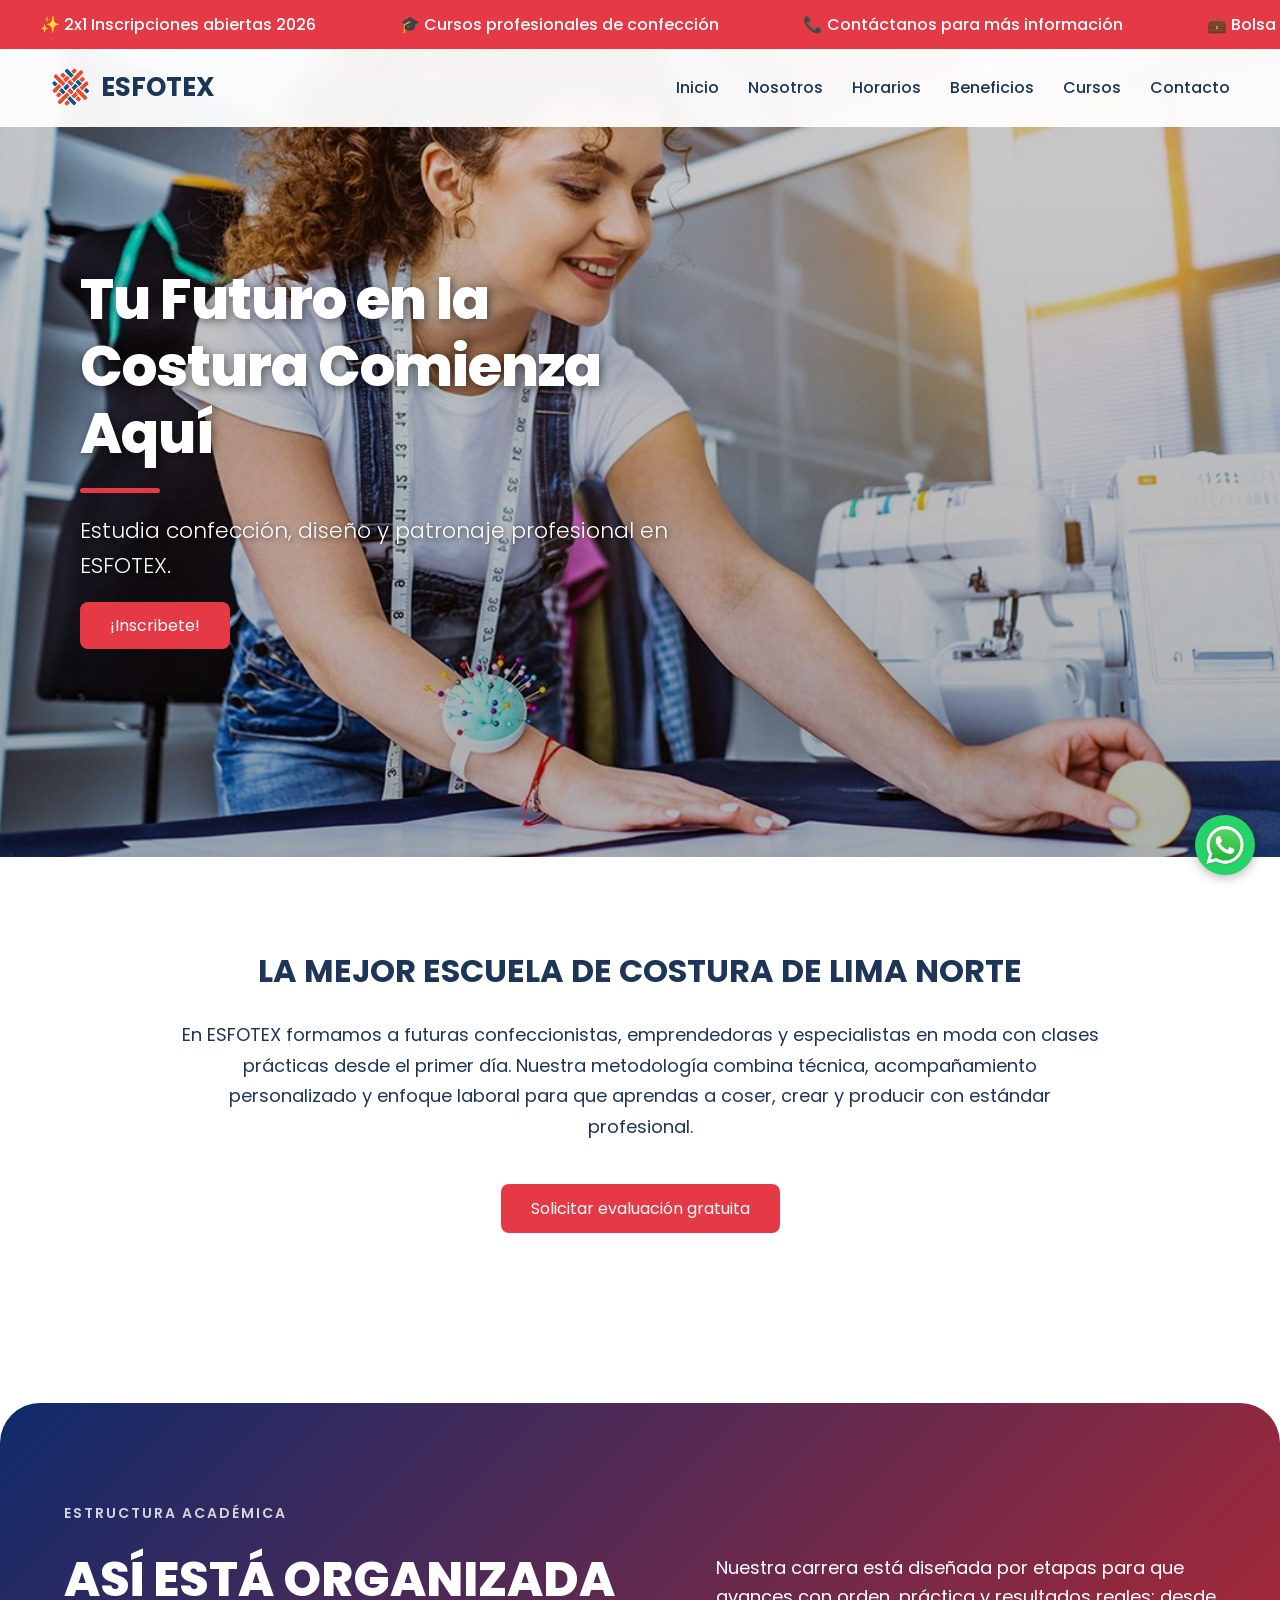
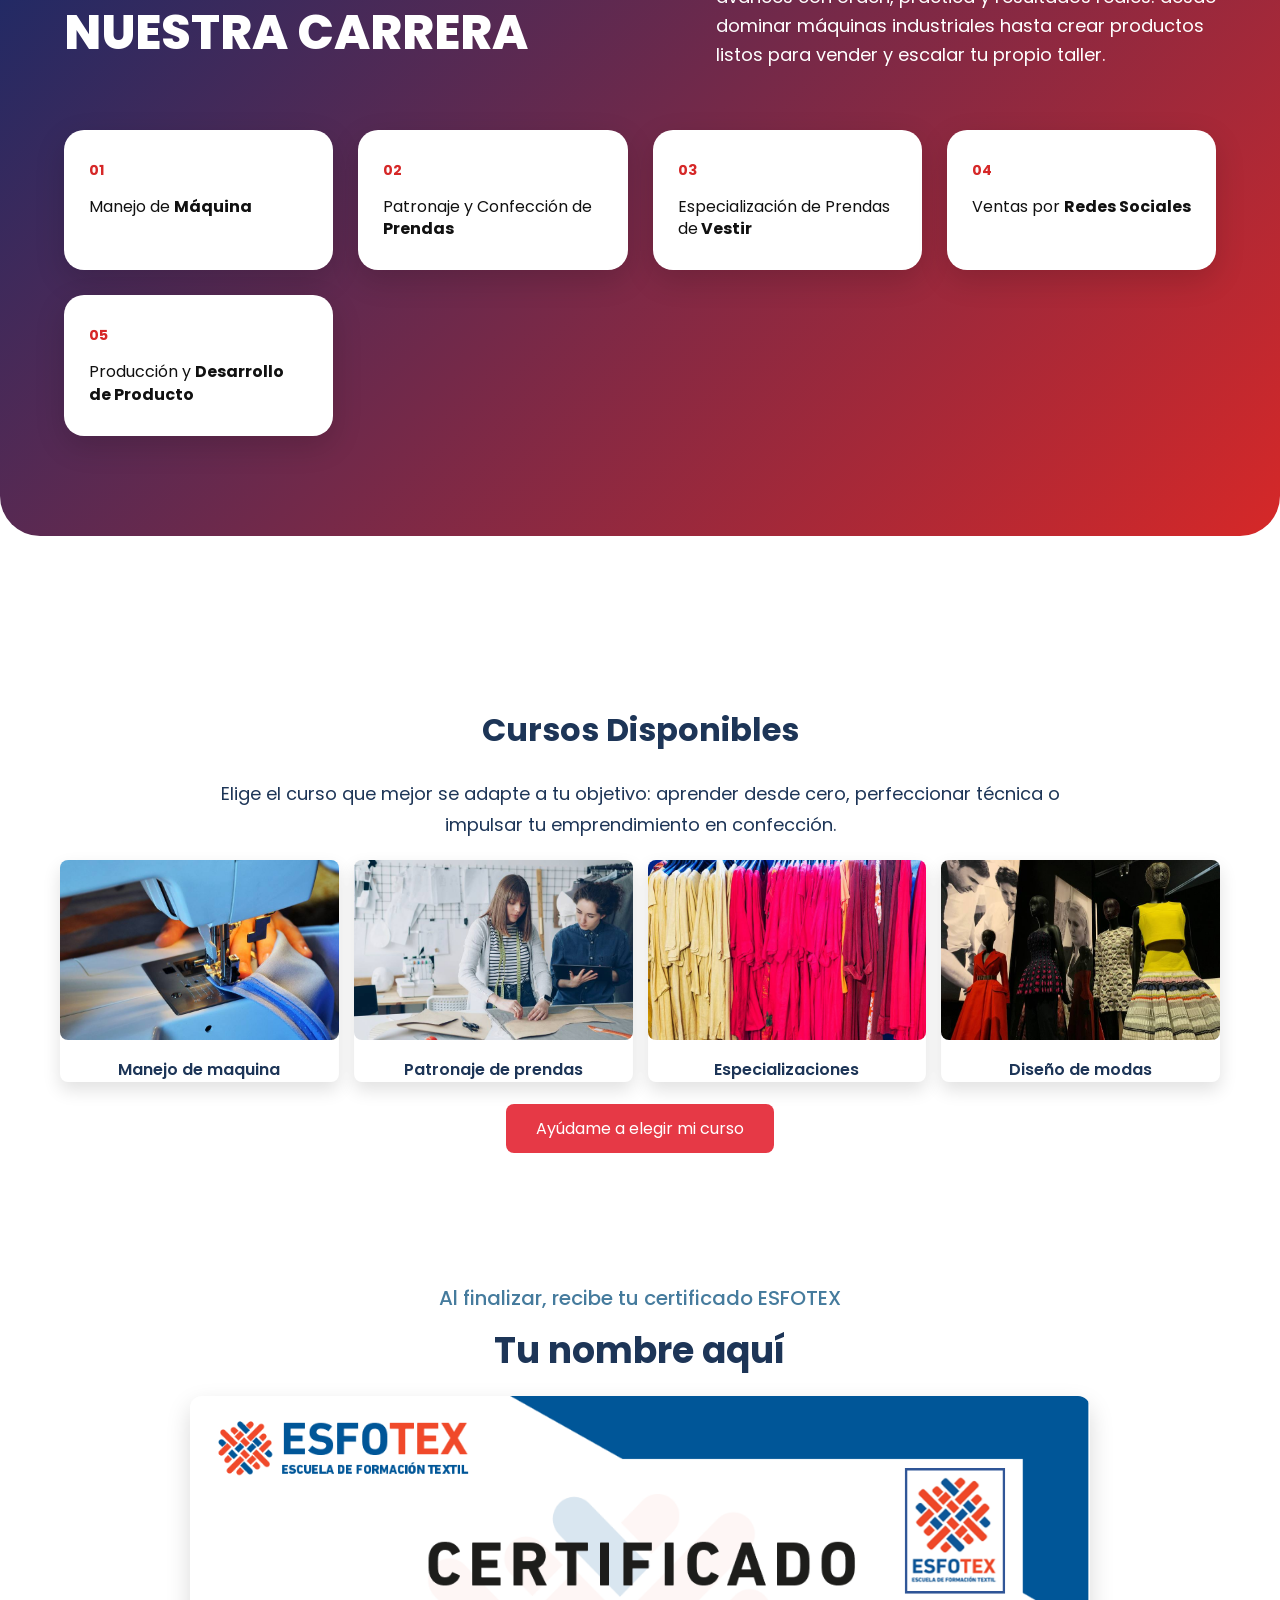
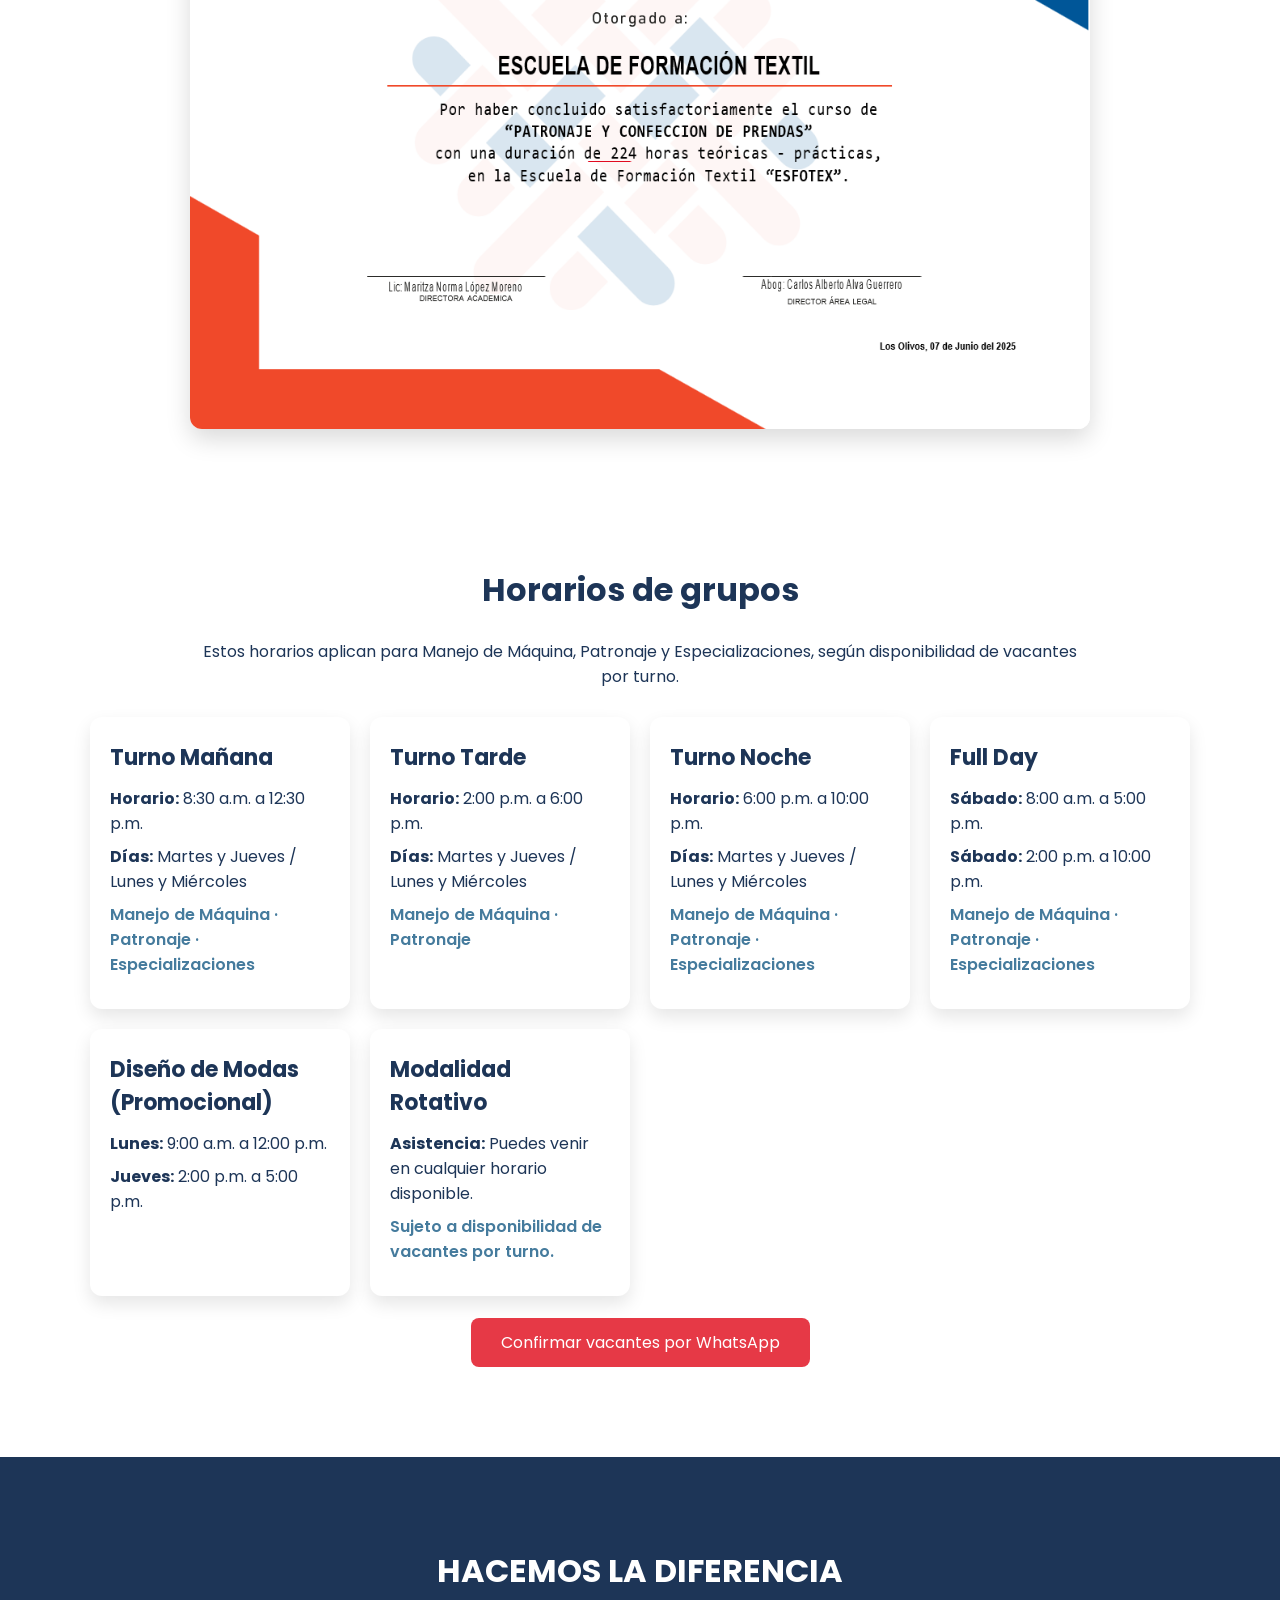
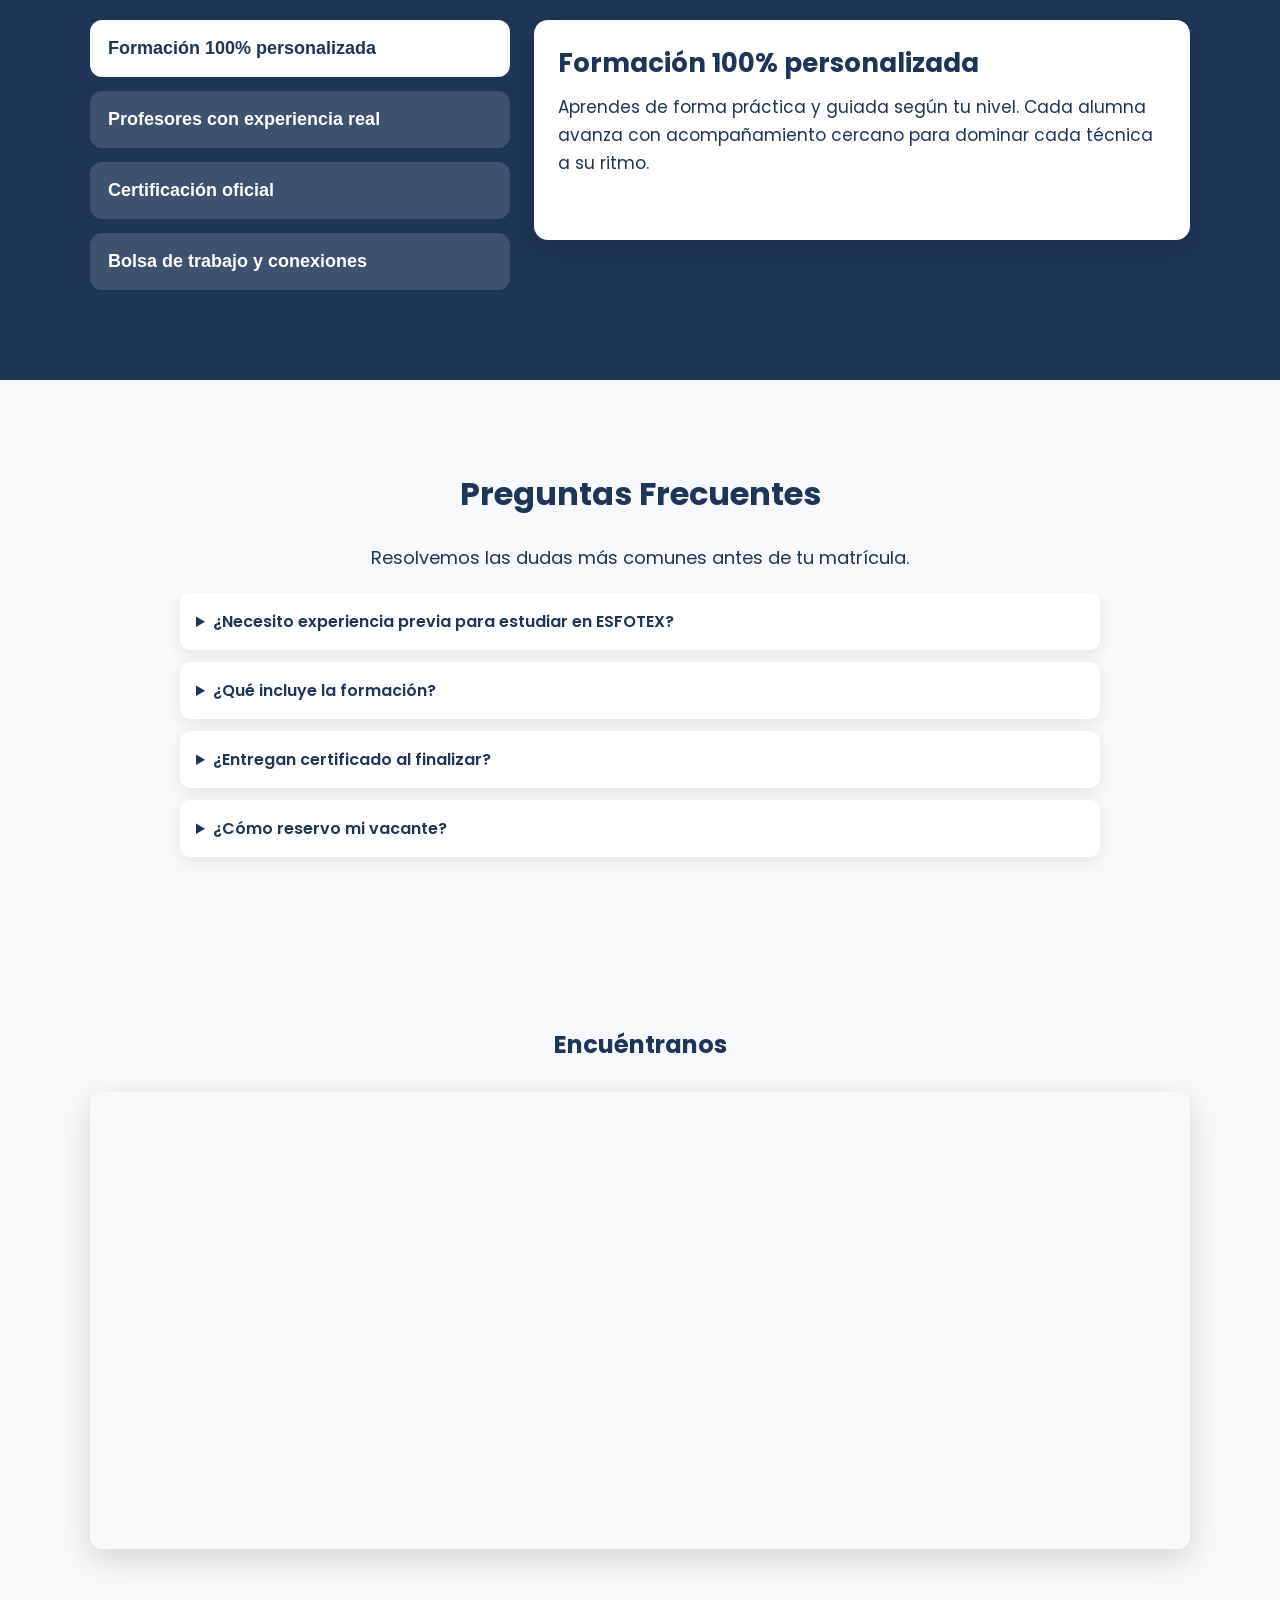
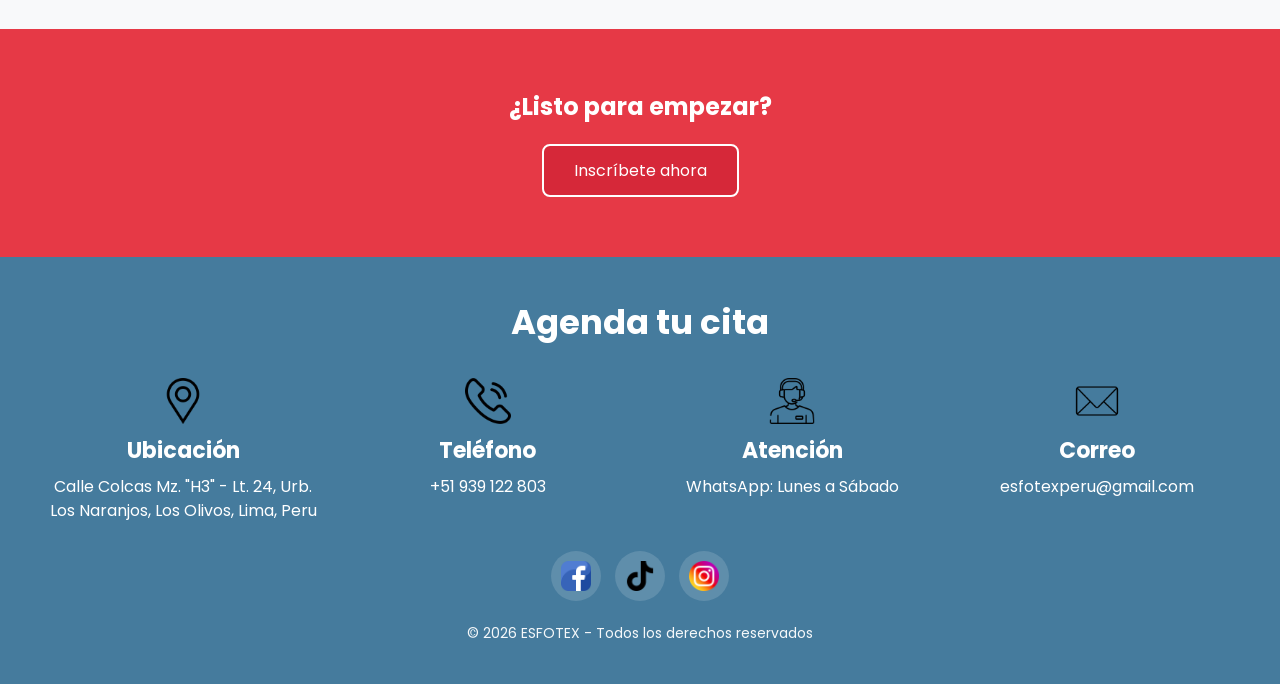
<file: Esfotex_web/index.html>
<!DOCTYPE html>
<html lang="es">
<head>
<meta charset="UTF-8">
<meta name="viewport" content="width=device-width, initial-scale=1.0">
<title>Instituto de Costura y Sastrería Industrial en Los Olivos | ESFOTEX</title>
<meta name="description" content="ESFOTEX es un instituto y taller de costura y sastrería industrial en Los Olivos, Lima. Aprende Manejo de Máquina, Patronaje, Especializaciones y Diseño de Modas.">
<meta name="robots" content="index, follow">
<meta name="author" content="ESFOTEX">
<meta property="og:locale" content="es_PE">
<meta property="og:type" content="website">
<meta property="og:title" content="Instituto de Costura y Sastrería Industrial en Los Olivos | ESFOTEX">
<meta property="og:description" content="Cursos profesionales de confección en Los Olivos: Manejo de Máquina, Patronaje, Especializaciones y Diseño de Modas.">
<meta property="og:image" content="img/hero.png">
<meta property="og:url" content="https://esfotex.com/">
<meta property="og:site_name" content="ESFOTEX">
<meta name="twitter:card" content="summary_large_image">
<meta name="twitter:title" content="Instituto de Costura y Sastrería Industrial en Los Olivos | ESFOTEX">
<meta name="twitter:description" content="Estudia confección en Los Olivos con formación práctica, profesores con experiencia y certificación ESFOTEX.">
<meta name="twitter:image" content="img/hero.png">
<link rel="canonical" href="https://esfotex.com/">

<link href="https://fonts.googleapis.com/css2?family=Poppins:wght@300;400;600;700&display=swap" rel="stylesheet">
<link rel="stylesheet" href="css/style.css">
<link rel="icon" type="image/png" href="img/logo.png">

<!-- Precargar imágenes del hero -->
<link rel="preload" as="image" href="img/hero.png">
<link rel="preload" as="image" href="img/hero2.jpg">
<link rel="preload" as="image" href="img/hero3.png">
<link rel="preload" as="image" href="img/hero4.jpg">
<link rel="preload" as="image" href="img/hero5.png">

<script type="application/ld+json">
{
    "@context": "https://schema.org",
    "@type": "LocalBusiness",
    "name": "ESFOTEX",
    "description": "Instituto y taller de costura y sastrería industrial en Los Olivos, Lima.",
    "image": "img/logo.png",
    "telephone": "+51 939 122 803",
    "address": {
        "@type": "PostalAddress",
        "addressLocality": "Los Olivos",
        "addressRegion": "Lima",
        "addressCountry": "PE"
    },
    "areaServed": [
        "Los Olivos",
        "Lima Norte",
        "Lima"
    ],
    "hasOfferCatalog": {
        "@type": "OfferCatalog",
        "name": "Cursos ESFOTEX",
        "itemListElement": [
            {"@type": "Offer", "itemOffered": {"@type": "Course", "name": "Manejo de Máquina"}},
            {"@type": "Offer", "itemOffered": {"@type": "Course", "name": "Patronaje de Prendas"}},
            {"@type": "Offer", "itemOffered": {"@type": "Course", "name": "Especializaciones"}},
            {"@type": "Offer", "itemOffered": {"@type": "Course", "name": "Diseño de Modas"}}
        ]
    }
}
</script>

<script type="application/ld+json">
{
    "@context": "https://schema.org",
    "@type": "FAQPage",
    "mainEntity": [
        {
            "@type": "Question",
            "name": "¿Necesito experiencia previa para estudiar en ESFOTEX?",
            "acceptedAnswer": {
                "@type": "Answer",
                "text": "No. Iniciamos desde nivel básico y avanzas con práctica guiada hasta dominar cada módulo."
            }
        },
        {
            "@type": "Question",
            "name": "¿Qué cursos puedo estudiar?",
            "acceptedAnswer": {
                "@type": "Answer",
                "text": "Puedes estudiar Manejo de Máquina, Patronaje, Especializaciones y Diseño de Modas, según tu objetivo profesional."
            }
        },
        {
            "@type": "Question",
            "name": "¿Entregan certificado?",
            "acceptedAnswer": {
                "@type": "Answer",
                "text": "Sí. Al finalizar tus módulos recibes certificación ESFOTEX para respaldar tu perfil laboral."
            }
        },
        {
            "@type": "Question",
            "name": "¿Dónde están ubicados?",
            "acceptedAnswer": {
                "@type": "Answer",
                "text": "Estamos en Los Olivos, Lima. Puedes escribirnos por WhatsApp para enviarte ubicación exacta y referencias."
            }
        }
    ]
}
</script>

</head>
<body>

<!-- BARRA DE ANUNCIOS -->
<div class="marquee-bar">
    <div class="marquee-content">
        <a href="#beneficios">✨ 2x1 Inscripciones abiertas 2026</a>
        <a href="#cursos">🎓 Cursos profesionales de confección</a>
        <a href="#contacto">📞 Contáctanos para más información</a>
        <a href="https://wa.me/51939122803?text=Hola%20ESFOTEX%2C%20quisiera%20informaci%C3%B3n%20sobre%20sus%20cursos.%20%C2%BFMe%20pueden%20ayudar%3F">💼 Bolsa de trabajo disponible</a>
        <a href="#quienes">🏆 +15 años de experiencia</a>
        <a href="#beneficios">✨ 2x1 Inscripciones abiertas 2026</a>
        <a href="#cursos">🎓 Cursos profesionales de confección</a>
        <a href="#contacto">📞 Contáctanos para más información</a>
        <a href="https://wa.me/51939122803?text=Hola%20ESFOTEX%2C%20quisiera%20informaci%C3%B3n%20sobre%20sus%20cursos.%20%C2%BFMe%20pueden%20ayudar%3F">💼 Bolsa de trabajo disponible</a>
        <a href="#quienes">🏆 +15 años de experiencia</a>
    </div>
</div>

<!-- HEADER -->
<header>
    <div class="logo"><img src="img/logo.png" alt="ESFOTEX Logo" class="logo-img"> ESFOTEX</div>
    <nav id="nav">
        <a href="#hero">Inicio</a>
        <a href="#quienes">Nosotros</a>
        <a href="#horarios">Horarios</a>
        <a href="#beneficios">Beneficios</a>
        <a href="#cursos">Cursos</a>
        <a href="#contacto">Contacto</a>
    </nav>
    <div class="menu-toggle" onclick="toggleMenu()">☰</div>
</header>

<!-- HERO -->
<section id="hero" class="hero-large">
    <div class="hero-text">
        <h1>Tu Futuro en la Costura Comienza Aquí</h1>
        <p>Estudia confección, diseño y patronaje profesional en ESFOTEX.</p>
        <a href="https://wa.me/51939122803?text=Hola%20ESFOTEX%2C%20quisiera%20informaci%C3%B3n%20sobre%20sus%20cursos.%20%C2%BFMe%20pueden%20ayudar%3F" class="btn-primary">¡Inscribete!</a>
    </div>
</section>



<!-- QUIÉNES SOMOS -->
<section id="quienes" class="section">
    <h2>LA MEJOR ESCUELA DE COSTURA DE LIMA NORTE</h2>
    <p class="section-copy">En ESFOTEX formamos a futuras confeccionistas, emprendedoras y especialistas en moda con clases prácticas desde el primer día. Nuestra metodología combina técnica, acompañamiento personalizado y enfoque laboral para que aprendas a coser, crear y producir con estándar profesional.</p>
    <a href="https://wa.me/51939122803?text=Hola%20ESFOTEX%2C%20quiero%20informaci%C3%B3n%20sobre%20matr%C3%ADcula%20y%20horarios." class="btn-primary section-cta">Solicitar evaluación gratuita</a>
</section>


<section class="estructura">

    <div class="estructura-container">

        <div class="estructura-header">
            <p class="subtitulo">ESTRUCTURA ACADÉMICA</p>

            <div class="estructura-top">
                <h2>
                    ASÍ ESTÁ ORGANIZADA <br>
                    <span>NUESTRA CARRERA</span>
                </h2>

                <p class="descripcion">
                    Nuestra carrera está diseñada por etapas para que avances con orden, práctica y resultados reales: desde dominar máquinas industriales hasta crear productos listos para vender y escalar tu propio taller.
                </p>
            </div>
        </div>

        <div class="estructura-cards">

            <div class="card">
                <div class="numero">01</div>
                <p>Manejo de <strong>Máquina</strong></p>
            </div>

            <div class="card">
                <div class="numero">02</div>
                <p>Patronaje y Confección de <strong>Prendas</strong></p>
            </div>

            <div class="card">
                <div class="numero">03</div>
                <p>Especialización de Prendas de<strong> Vestir</strong></p>
            </div>

            <div class="card">
                <div class="numero">04</div>
                <p>Ventas por <strong>Redes Sociales</strong></p>
            </div>

            <div class="card">
                <div class="numero">05</div>
                <p>Producción y <strong>Desarrollo de Producto</strong></p>
            </div>

        </div>

    </div>

</section>

<!-- Cursos -->
<section id="cursos" class="section">
    <h2>Cursos Disponibles</h2>
    <p class="section-copy">Elige el curso que mejor se adapte a tu objetivo: aprender desde cero, perfeccionar técnica o impulsar tu emprendimiento en confección.</p>
    <div class="gallery-grid">
        <a class="course-card" href="ManejoDeMaquina.html">
            <img src="img/maquina-portada-card.jpg" alt="Manejo de maquina" loading="lazy" decoding="async" width="900" height="540">
            <p class="course-title">Manejo de maquina</p>
        </a>

        <a class="course-card" href="Patronaje.html">
            <img src="img/patronaje-portada-card.jpg" alt="Patronaje de prendas" loading="lazy" decoding="async" width="900" height="540">
            <p class="course-title">Patronaje de prendas</p>
        </a>

        <a class="course-card" href="Especializaciones.html">
            <img src="img/especializacion-portada-card.jpg" alt="Especializaciones" loading="lazy" decoding="async" width="900" height="540">
            <p class="course-title">Especializaciones</p>
        </a>

        <a class="course-card" href="DiseñoDeModas.html">
            <img src="img/diseño-portada-card.jpg" alt="Diseño de modas" loading="lazy" decoding="async" width="900" height="540">
            <p class="course-title">Diseño de modas</p>
        </a>
    </div>
    <a href="https://wa.me/51939122803?text=Hola%20ESFOTEX%2C%20quisiera%20que%20me%20ayuden%20a%20elegir%20el%20curso%20ideal%20para%20m%C3%AD." class="btn-primary section-cta">Ayúdame a elegir mi curso</a>
</section>

<section class="section certificado-section">
    <p class="certificado-subtitulo">Al finalizar, recibe tu certificado ESFOTEX</p>
    <p class="certificado-nombre">Tu nombre aquí</p>
    <button type="button" class="certificado-trigger" aria-label="Ver certificado en grande">
        <img src="img/Certificado.png" alt="Certificado ESFOTEX" class="certificado-img" loading="lazy" decoding="async">
    </button>
</section>



<section id="horarios" class="section">
    <h2>Horarios de grupos</h2>
    <p class="horarios-intro">Estos horarios aplican para Manejo de Máquina, Patronaje y Especializaciones, según disponibilidad de vacantes por turno.</p>

    <div class="horarios-grid">
        <div class="horario-card">
            <h3>Turno Mañana</h3>
            <p><strong>Horario:</strong> 8:30 a.m. a 12:30 p.m.</p>
            <p><strong>Días:</strong> Martes y Jueves / Lunes y Miércoles</p>
            <p class="horario-cursos">Manejo de Máquina · Patronaje · Especializaciones</p>
        </div>

        <div class="horario-card">
            <h3>Turno Tarde</h3>
            <p><strong>Horario:</strong> 2:00 p.m. a 6:00 p.m.</p>
            <p><strong>Días:</strong> Martes y Jueves / Lunes y Miércoles</p>
            <p class="horario-cursos">Manejo de Máquina · Patronaje</p>
        </div>

        <div class="horario-card">
            <h3>Turno Noche</h3>
            <p><strong>Horario:</strong> 6:00 p.m. a 10:00 p.m.</p>
            <p><strong>Días:</strong> Martes y Jueves / Lunes y Miércoles</p>
            <p class="horario-cursos">Manejo de Máquina · Patronaje · Especializaciones</p>
        </div>

        <div class="horario-card">
            <h3>Full Day</h3>
            <p><strong>Sábado:</strong> 8:00 a.m. a 5:00 p.m.</p>
            <p><strong>Sábado:</strong> 2:00 p.m. a 10:00 p.m.</p>
            <p class="horario-cursos">Manejo de Máquina · Patronaje · Especializaciones</p>
        </div>

        <div class="horario-card">
            <h3>Diseño de Modas (Promocional)</h3>
            <p><strong>Lunes:</strong> 9:00 a.m. a 12:00 p.m.</p>
            <p><strong>Jueves:</strong> 2:00 p.m. a 5:00 p.m.</p>
        </div>

        <div class="horario-card">
            <h3>Modalidad Rotativo</h3>
            <p><strong>Asistencia:</strong> Puedes venir en cualquier horario disponible.</p>
            <p class="horario-cursos">Sujeto a disponibilidad de vacantes por turno.</p>
        </div>
    </div>

    <a href="https://wa.me/51939122803?text=Hola%20ESFOTEX%2C%20quiero%20confirmar%20vacantes%20y%20horarios%20disponibles." class="btn-primary section-cta">Confirmar vacantes por WhatsApp</a>
</section>


<!-- BENEFICIOS -->
<section id="beneficios" class="section dark">
    <h2>HACEMOS LA DIFERENCIA</h2>
    <div class="beneficios-layout">
        <div class="benefits-grid" role="list">
            <button type="button" class="benefit-card is-active" data-title="Formación 100% personalizada" data-text="Aprendes de forma práctica y guiada según tu nivel. Cada alumna avanza con acompañamiento cercano para dominar cada técnica a su ritmo.">
                <span class="benefit-card-title">Formación 100% personalizada</span>
                <span class="benefit-mobile-detail">Aprendes de forma práctica y guiada según tu nivel. Cada alumna avanza con acompañamiento cercano para dominar cada técnica a su ritmo.</span>
            </button>
            <button type="button" class="benefit-card" data-title="Profesores con experiencia real" data-text="Nuestro equipo docente trabaja en confección y producción textil. Recibes métodos actuales usados en talleres e industria.">
                <span class="benefit-card-title">Profesores con experiencia real</span>
                <span class="benefit-mobile-detail">Nuestro equipo docente trabaja en confección y producción textil. Recibes métodos actuales usados en talleres e industria.</span>
            </button>
            <button type="button" class="benefit-card" data-title="Certificación oficial" data-text="Al completar tus módulos obtienes certificación ESFOTEX, ideal para respaldar tu perfil profesional y abrir nuevas oportunidades laborales.">
                <span class="benefit-card-title">Certificación oficial</span>
                <span class="benefit-mobile-detail">Al completar tus módulos obtienes certificación ESFOTEX, ideal para respaldar tu perfil profesional y abrir nuevas oportunidades laborales.</span>
            </button>
            <button type="button" class="benefit-card" data-title="Bolsa de trabajo y conexiones" data-text="Te conectamos con oportunidades reales en talleres y emprendimientos del rubro, para que pases de aprender a trabajar o emprender con apoyo.">
                <span class="benefit-card-title">Bolsa de trabajo y conexiones</span>
                <span class="benefit-mobile-detail">Te conectamos con oportunidades reales en talleres y emprendimientos del rubro, para que pases de aprender a trabajar o emprender con apoyo.</span>
            </button>
        </div>

        <div class="beneficio-detalle" id="beneficioDetalle" aria-live="polite">
            <h3 id="beneficioTitulo">Formación 100% personalizada</h3>
            <p id="beneficioTexto">Aprendes de forma práctica y guiada según tu nivel. Cada alumna avanza con acompañamiento cercano para dominar cada técnica a su ritmo.</p>
        </div>
    </div>
</section>

<section id="faq" class="section faq-section">
    <h2>Preguntas Frecuentes</h2>
    <p class="section-copy">Resolvemos las dudas más comunes antes de tu matrícula.</p>

    <div class="faq-list">
        <details class="faq-item">
            <summary>¿Necesito experiencia previa para estudiar en ESFOTEX?</summary>
            <p>No. Puedes iniciar desde cero. Nuestro enfoque es práctico y progresivo, ideal para principiantes y para quienes desean perfeccionarse.</p>
        </details>

        <details class="faq-item">
            <summary>¿Qué incluye la formación?</summary>
            <p>Incluye práctica guiada, acompañamiento docente, enfoque en técnicas reales de confección y contenidos aplicados al trabajo o emprendimiento.</p>
        </details>

        <details class="faq-item">
            <summary>¿Entregan certificado al finalizar?</summary>
            <p>Sí. Al completar tus módulos obtienes certificación ESFOTEX para fortalecer tu perfil profesional.</p>
        </details>

        <details class="faq-item">
            <summary>¿Cómo reservo mi vacante?</summary>
            <p>Puedes escribir por WhatsApp y nuestro equipo te orienta con horarios, precios y proceso de matrícula vigente.</p>
        </details>
    </div>

    </section>



<section class="map-section">

    <h2>Encuéntranos</h2>

    <div class="map-container">
        <iframe src="https://www.google.com/maps/embed?pb=!1m18!1m12!1m3!1d3903.0002546383166!2d-77.08265209999999!3d-11.9744838!2m3!1f0!2f0!3f0!3m2!1i1024!2i768!4f13.1!3m3!1m2!1s0x9105cf167b0f1ec7%3A0x88a87dd2331f4fb0!2sESFOTEX!5e0!3m2!1ses!2spe!4v1771445108299!5m2!1ses!2spe" width="100%" height="450" style="border:0;" allowfullscreen="" loading="lazy" referrerpolicy="no-referrer-when-downgrade"></iframe>
    </div>

</section>


<!-- CTA FINAL -->
<section class="cta">
    <h2>¿Listo para empezar?</h2>
    <a href="https://wa.me/51939122803?text=Hola%20ESFOTEX%2C%20quisiera%20informaci%C3%B3n%20sobre%20sus%20cursos.%20%C2%BFMe%20pueden%20ayudar%3F" class="btn-primary">Inscríbete ahora</a>
</section>







<!-- FOOTER -->
<footer id="contacto">
    <h2 class="footer-title">Agenda tu cita</h2>

    <div class="footer-grid">
        <div class="footer-item">
            <img src="img/ubicacion.png" alt="Ubicación" class="footer-icon" loading="lazy" decoding="async">
            <h3>Ubicación</h3>
            <p>Calle Colcas Mz. "H3" - Lt. 24, Urb. Los Naranjos, Los Olivos, Lima, Peru</p>
        </div>

        <div class="footer-item">
            <img src="img/telefono.png" alt="Teléfono" class="footer-icon" loading="lazy" decoding="async">
            <h3>Teléfono</h3>
            <p>+51 939 122 803</p>
        </div>

        <div class="footer-item">
            <img src="img/atencion.png" alt="Atención" class="footer-icon" loading="lazy" decoding="async">
            <h3>Atención</h3>
            <p>WhatsApp: Lunes a Sábado</p>
        </div>

        <div class="footer-item">
            <img src="img/correo.png" alt="Correo" class="footer-icon" loading="lazy" decoding="async">
            <h3>Correo</h3>
            <p>esfotexperu@gmail.com</p>
        </div>
    </div>

        <div class="social-links" aria-label="Redes sociales ESFOTEX">
            <a href="https://www.facebook.com/esfotex" class="social-link" target="_blank" rel="noopener noreferrer" aria-label="Facebook ESFOTEX">
                <img src="img/Fb_icon.png" alt="Facebook" loading="lazy" decoding="async">
            </a>
            <a href="https://www.tiktok.com/@esfotexperu" class="social-link" target="_blank" rel="noopener noreferrer" aria-label="TikTok ESFOTEX">
                <img src="img/Tik_ico.png" alt="TikTok" loading="lazy" decoding="async">
            </a>
            <a href="https://www.instagram.com/esfotex" class="social-link" target="_blank" rel="noopener noreferrer" aria-label="Instagram ESFOTEX">
                <img src="img/Ig_ico.png" alt="Instagram" loading="lazy" decoding="async">
            </a>
        </div>

    <p class="footer-copy">© 2026 ESFOTEX - Todos los derechos reservados</p>
</footer>

<a href="https://wa.me/51939122803?text=Hola%20ESFOTEX%2C%20quisiera%20informaci%C3%B3n%20sobre%20sus%20cursos.%20%C2%BFMe%20pueden%20ayudar%3F" class="whatsapp"><img src="img/WhatsApp_icon.png" alt="WhatsApp"></a>

<div class="lightbox" id="certificadoLightbox" aria-hidden="true">
    <button type="button" class="lightbox-close" aria-label="Cerrar vista ampliada">×</button>
    <img src="img/Certificado.png" alt="Certificado ESFOTEX ampliado" class="lightbox-img" loading="lazy" decoding="async">
</div>

<script src="js/script.js"></script>

</body>
</html>
</file>
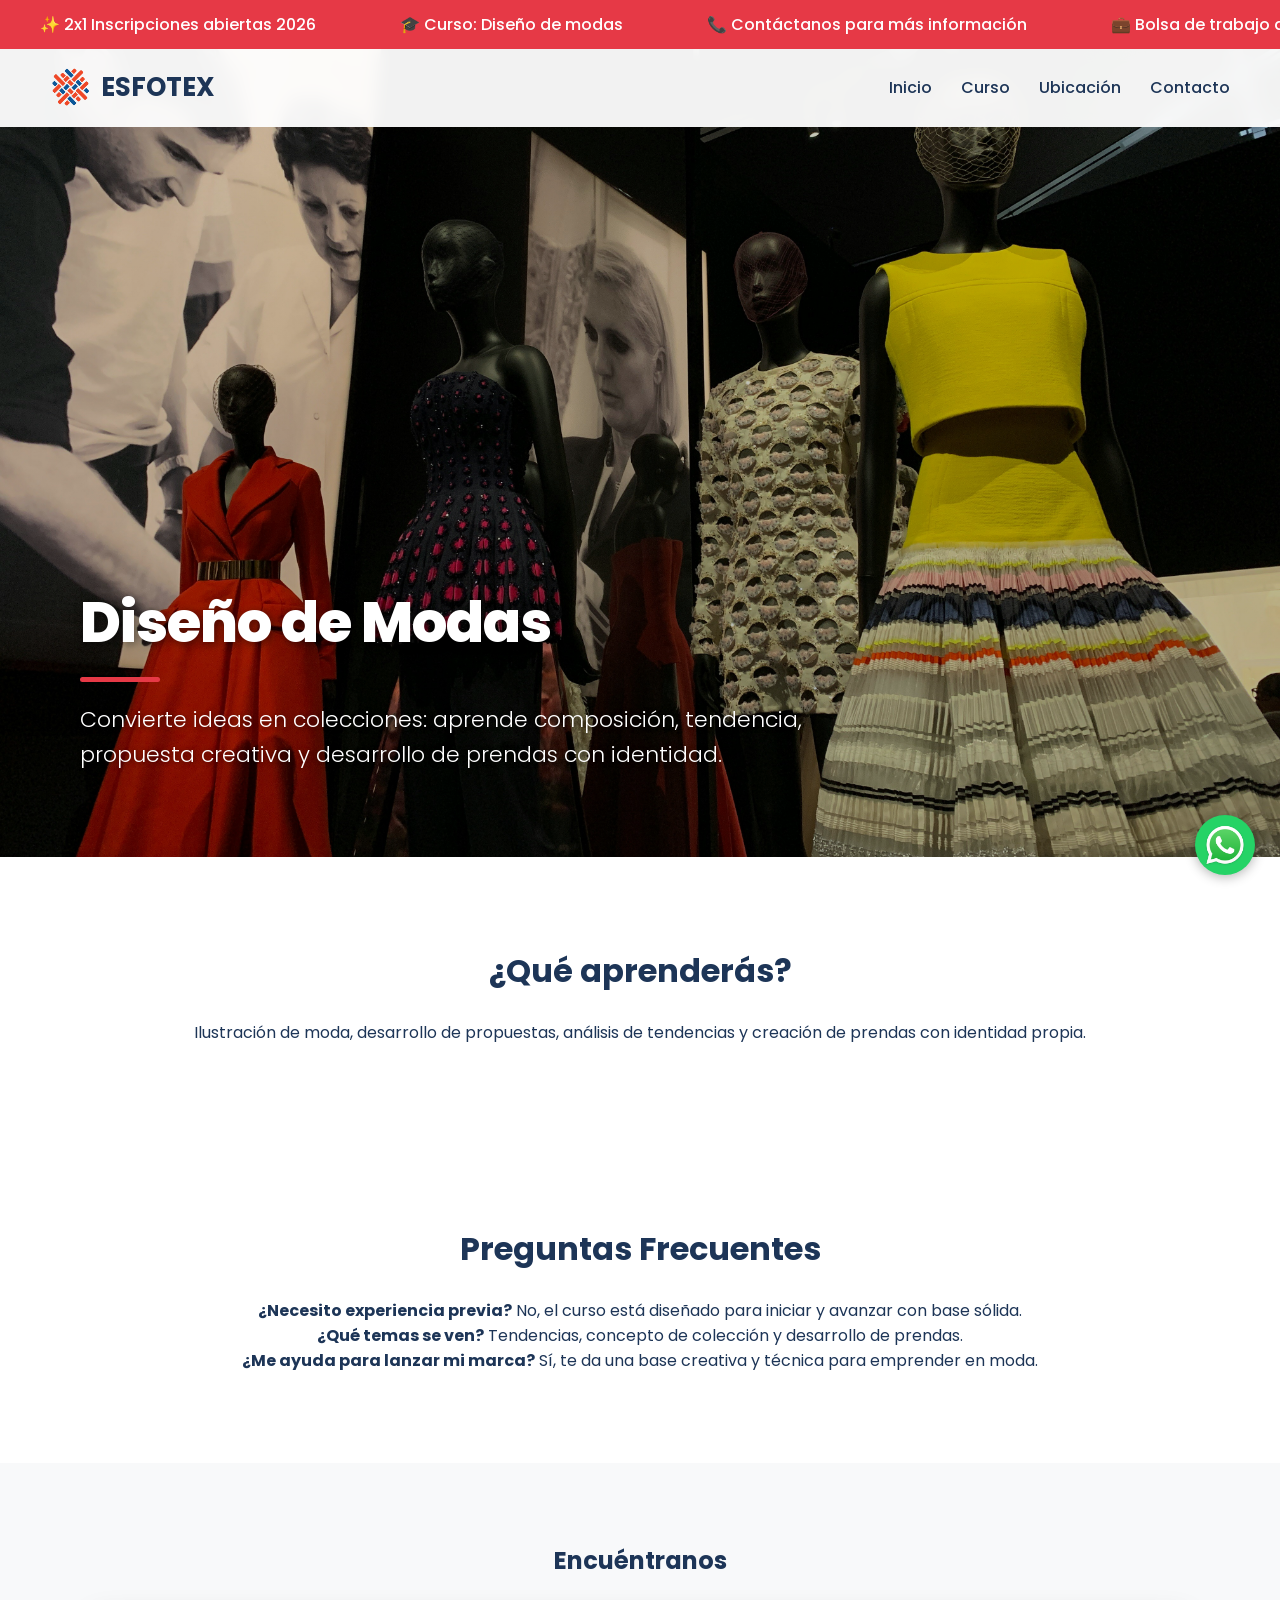
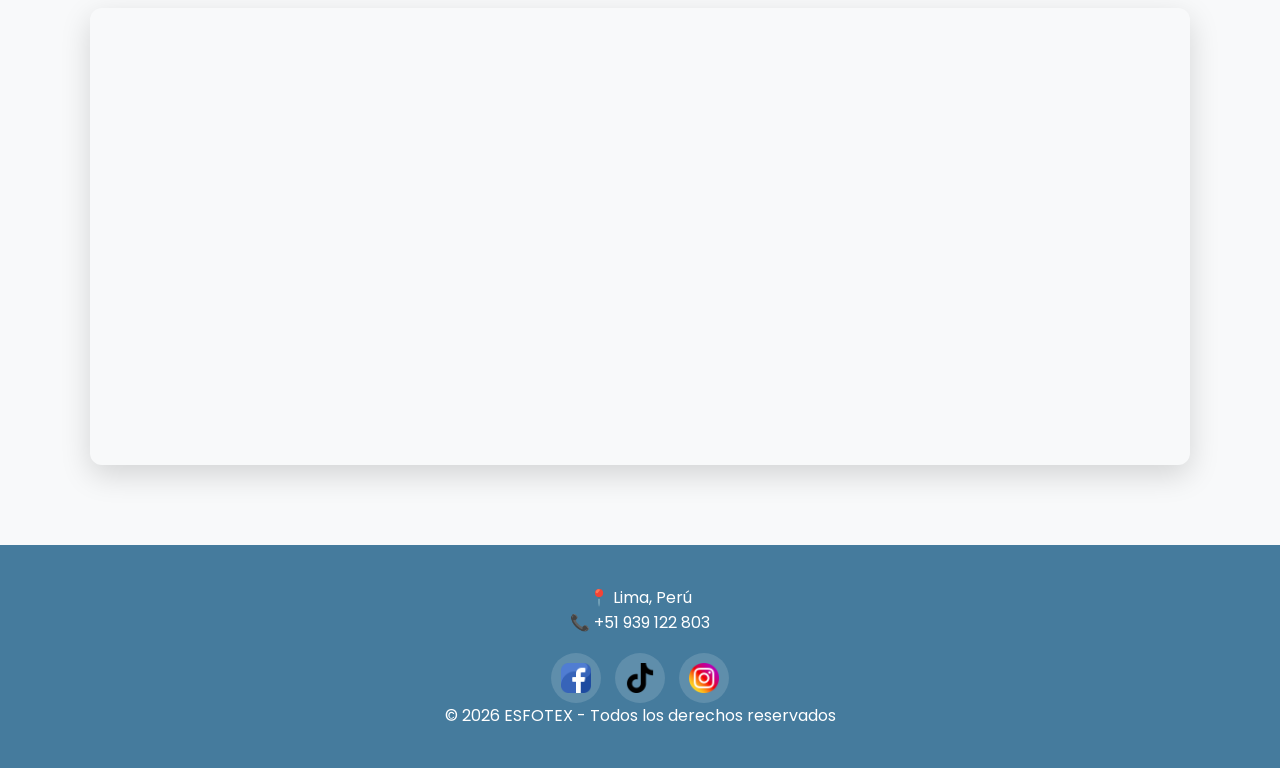
<file: Esfotex_web/DiseñoDeModas.html>
<!DOCTYPE html>
<html lang="es">
<head>
<meta charset="UTF-8">
<meta name="viewport" content="width=device-width, initial-scale=1.0">
<title>Curso de Diseño de Modas en Los Olivos | ESFOTEX</title>
<meta name="description" content="Curso de Diseño de Modas en Los Olivos, Lima. Aprende creatividad, tendencia y desarrollo de colecciones para confección profesional en ESFOTEX.">
<meta name="robots" content="index, follow">
<meta property="og:locale" content="es_PE">
<meta property="og:type" content="website">
<meta property="og:title" content="Curso de Diseño de Modas en Los Olivos | ESFOTEX">
<meta property="og:description" content="Formación en diseño, tendencia y desarrollo de prendas en Los Olivos.">
<meta property="og:image" content="img/diseño-portada.jpg">
<meta property="og:site_name" content="ESFOTEX">
<meta name="twitter:card" content="summary_large_image">
<link href="https://fonts.googleapis.com/css2?family=Poppins:wght@300;400;600;700&display=swap" rel="stylesheet">
<link rel="stylesheet" href="css/style.css">
<link rel="icon" type="image/png" href="img/logo.png">
<script type="application/ld+json">
{
	"@context": "https://schema.org",
	"@type": "Course",
	"name": "Diseño de Modas",
	"description": "Curso de diseño de modas orientado a creatividad, tendencias y desarrollo de colecciones.",
	"provider": {
		"@type": "Organization",
		"name": "ESFOTEX"
	},
	"educationalCredentialAwarded": "Certificación ESFOTEX",
	"inLanguage": "es",
	"about": ["diseño de modas", "colecciones", "confección", "Los Olivos"]
}
</script>
<script type="application/ld+json">
{
	"@context": "https://schema.org",
	"@type": "FAQPage",
	"mainEntity": [
		{
			"@type": "Question",
			"name": "¿Necesito saber dibujar para estudiar Diseño de Modas?",
			"acceptedAnswer": {
				"@type": "Answer",
				"text": "No es obligatorio. El curso te guía paso a paso en fundamentos de diseño, propuesta creativa y desarrollo de prendas."
			}
		},
		{
			"@type": "Question",
			"name": "¿Qué aprenderé en este curso?",
			"acceptedAnswer": {
				"@type": "Answer",
				"text": "Aprenderás tendencias, composición de colección, conceptos creativos y desarrollo de prendas con identidad."
			}
		},
		{
			"@type": "Question",
			"name": "¿Este curso me ayuda a crear mi marca?",
			"acceptedAnswer": {
				"@type": "Answer",
				"text": "Sí, te brinda base creativa y técnica para iniciar propuestas propias y proyectos de moda."
			}
		}
	]
}
</script>
</head>
<body>

<div class="marquee-bar">
	<div class="marquee-content">
		<a href="index.html#beneficios">✨ 2x1 Inscripciones abiertas 2026</a>
		<a href="#curso">🎓 Curso: Diseño de modas</a>
		<a href="#contacto">📞 Contáctanos para más información</a>
		<a href="https://wa.me/51939122803?text=Hola%20ESFOTEX%2C%20quisiera%20informaci%C3%B3n%20sobre%20sus%20cursos.%20%C2%BFMe%20pueden%20ayudar%3F">💼 Bolsa de trabajo disponible</a>
		<a href="index.html#quienes">🏆 +15 años de experiencia</a>
	</div>
</div>

<header>
	<div class="logo"><img src="img/logo.png" alt="ESFOTEX Logo" class="logo-img"> ESFOTEX</div>
	<nav id="nav">
		<a href="index.html">Inicio</a>
		<a href="#curso">Curso</a>
		<a href="#mapa">Ubicación</a>
		<a href="https://wa.me/51939122803?text=Hola%20ESFOTEX%2C%20quisiera%20informaci%C3%B3n%20sobre%20sus%20cursos.%20%C2%BFMe%20pueden%20ayudar%3F">Contacto</a>
	</nav>
	<div class="menu-toggle" onclick="toggleMenu()">☰</div>
</header>

<section id="hero" class="hero-large hero-course" style="background:linear-gradient(rgba(0,0,0,.2),rgba(0,0,0,.3)),url('img/diseño-portada.jpg');background-size:cover;background-position:center;">
	<div class="hero-course-copy">
		<h1>Diseño de Modas</h1>
		<p>Convierte ideas en colecciones: aprende composición, tendencia, propuesta creativa y desarrollo de prendas con identidad.</p>
	</div>
</section>

<section id="curso" class="section">
	<h2>¿Qué aprenderás?</h2>
	<p>Ilustración de moda, desarrollo de propuestas, análisis de tendencias y creación de prendas con identidad propia.</p>
</section>

<section class="section">
	<h2>Preguntas Frecuentes</h2>
	<p><strong>¿Necesito experiencia previa?</strong> No, el curso está diseñado para iniciar y avanzar con base sólida.</p>
	<p><strong>¿Qué temas se ven?</strong> Tendencias, concepto de colección y desarrollo de prendas.</p>
	<p><strong>¿Me ayuda para lanzar mi marca?</strong> Sí, te da una base creativa y técnica para emprender en moda.</p>
</section>

<section id="mapa" class="map-section">
	<h2>Encuéntranos</h2>
	<div class="map-container">
		<iframe src="https://www.google.com/maps/embed?pb=!1m18!1m12!1m3!1d3903.0002546383166!2d-77.08265209999999!3d-11.9744838!2m3!1f0!2f0!3f0!3m2!1i1024!2i768!4f13.1!3m3!1m2!1s0x9105cf167b0f1ec7%3A0x88a87dd2331f4fb0!2sESFOTEX!5e0!3m2!1ses!2spe!4v1771445108299!5m2!1ses!2spe" width="100%" height="450" style="border:0;" allowfullscreen="" loading="lazy" referrerpolicy="no-referrer-when-downgrade"></iframe>
	</div>
</section>

<footer id="contacto">
	<p>📍 Lima, Perú</p>
	<p>📞 +51 939 122 803</p>
	<div class="social-links" aria-label="Redes sociales ESFOTEX">
		<a href="https://www.facebook.com/esfotex" class="social-link" target="_blank" rel="noopener noreferrer" aria-label="Facebook ESFOTEX">
			<img src="img/Fb_icon.png" alt="Facebook" loading="lazy" decoding="async">
		</a>
		<a href="https://www.tiktok.com/@esfotexperu" class="social-link" target="_blank" rel="noopener noreferrer" aria-label="TikTok ESFOTEX">
			<img src="img/Tik_ico.png" alt="TikTok" loading="lazy" decoding="async">
		</a>
		<a href="https://www.instagram.com/esfotex" class="social-link" target="_blank" rel="noopener noreferrer" aria-label="Instagram ESFOTEX">
			<img src="img/Ig_ico.png" alt="Instagram" loading="lazy" decoding="async">
		</a>
	</div>
	<p>© 2026 ESFOTEX - Todos los derechos reservados</p>
</footer>

<a href="https://wa.me/51939122803?text=Hola%20ESFOTEX%2C%20quisiera%20informaci%C3%B3n%20sobre%20sus%20cursos.%20%C2%BFMe%20pueden%20ayudar%3F" class="whatsapp"><img src="img/WhatsApp_icon.png" alt="WhatsApp"></a>

<script src="js/script.js"></script>
</body>
</html>
</file>
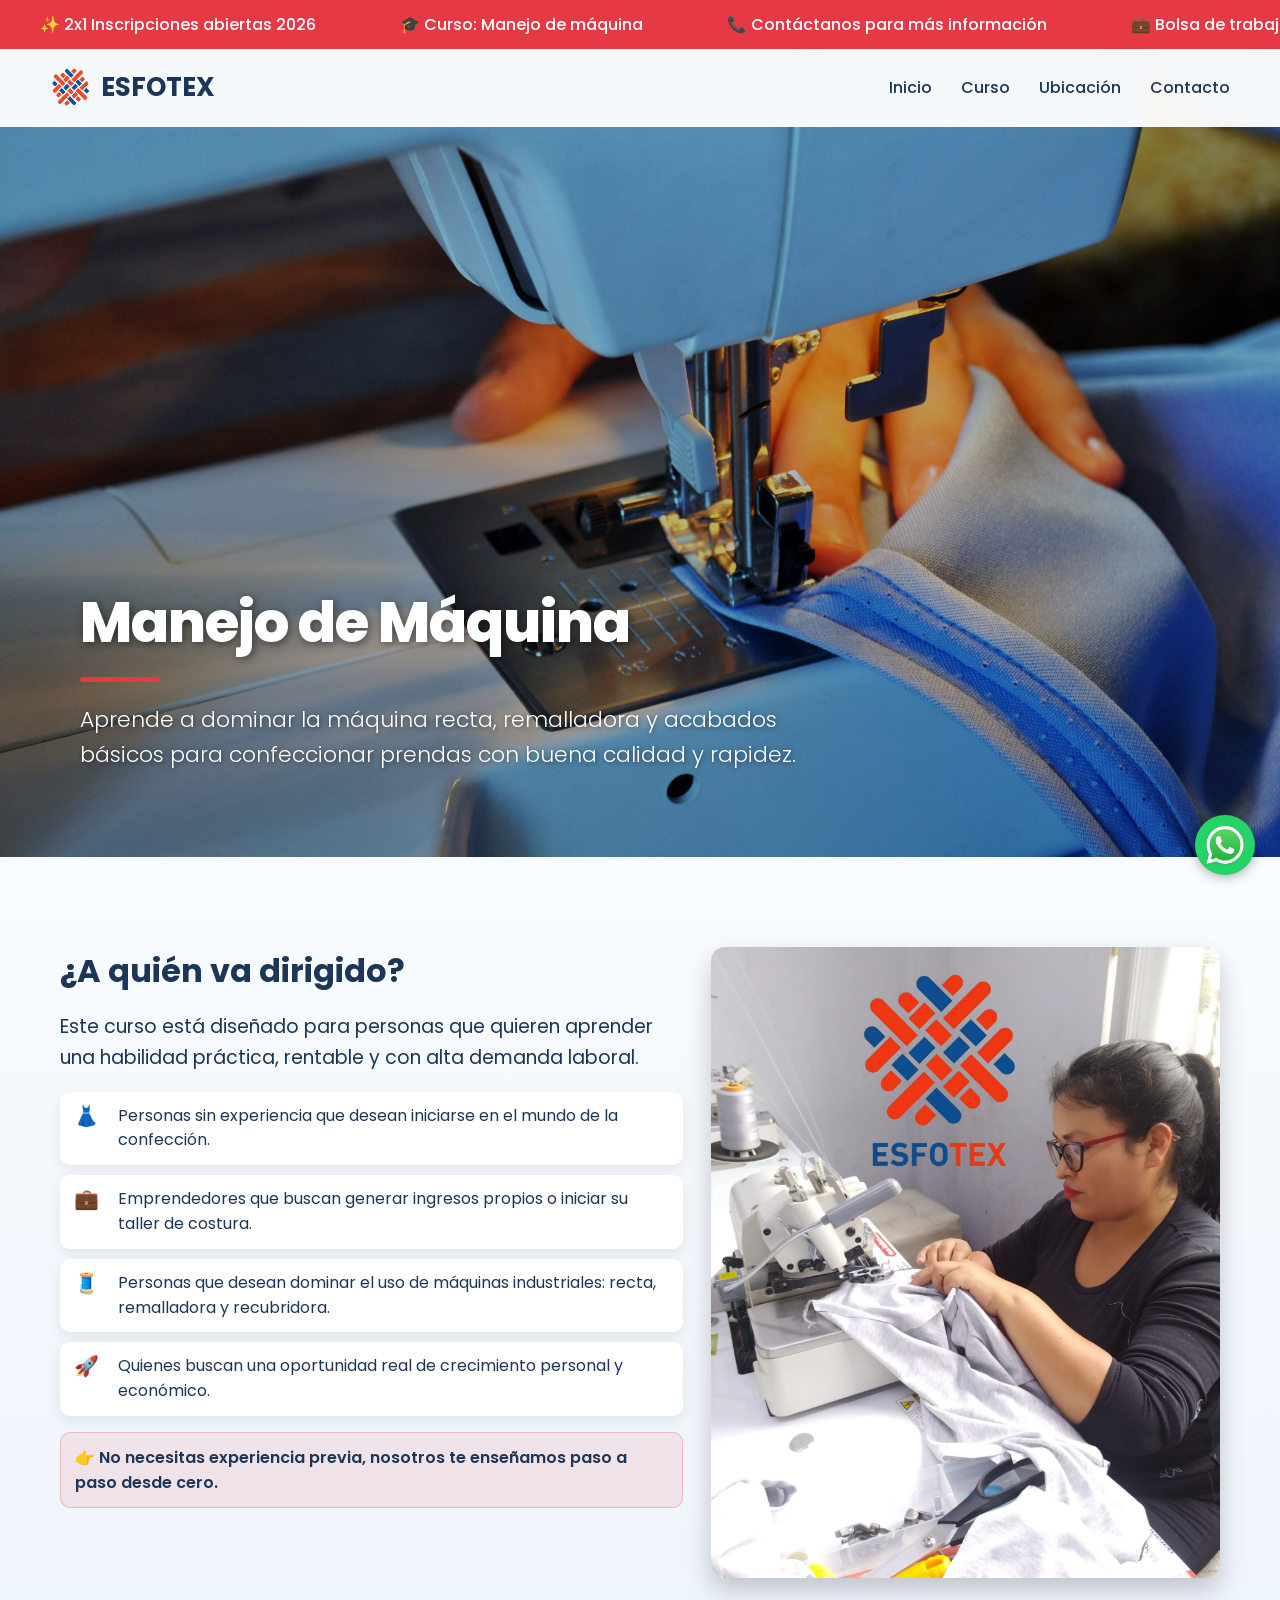
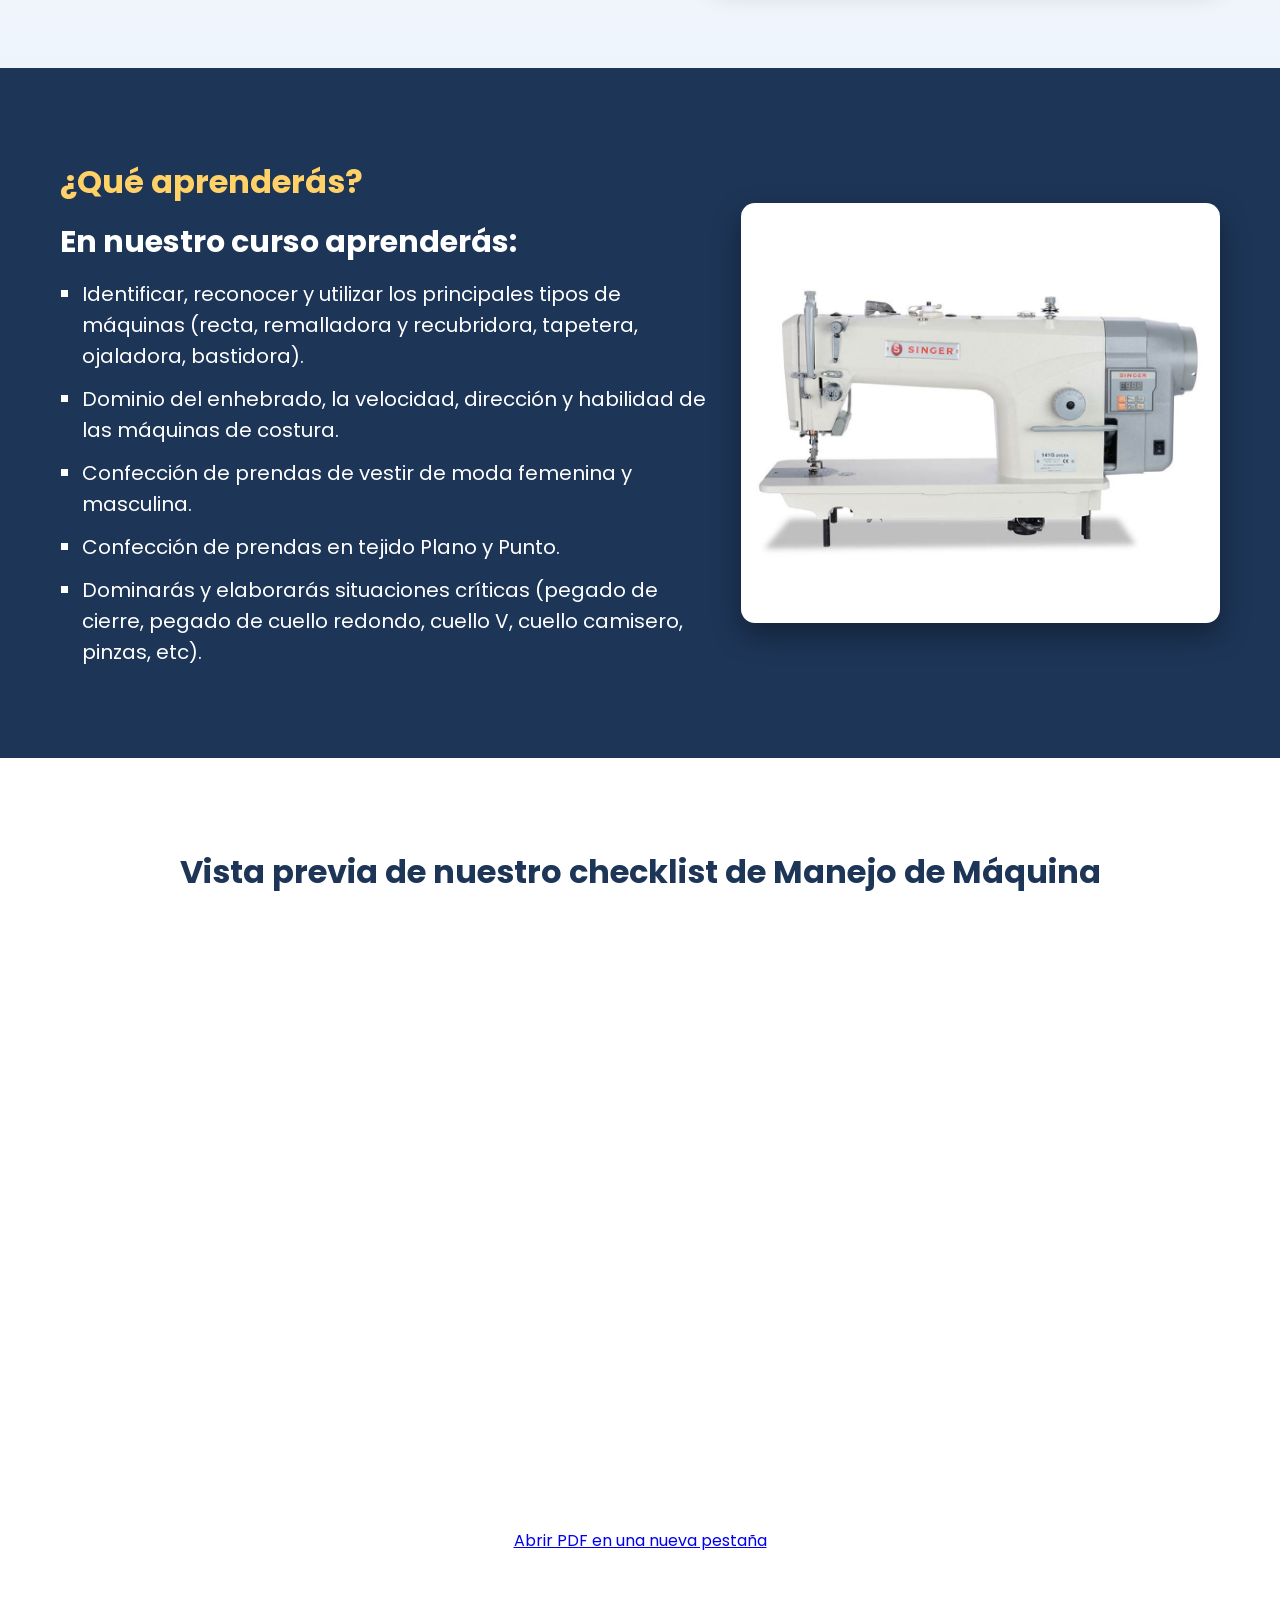
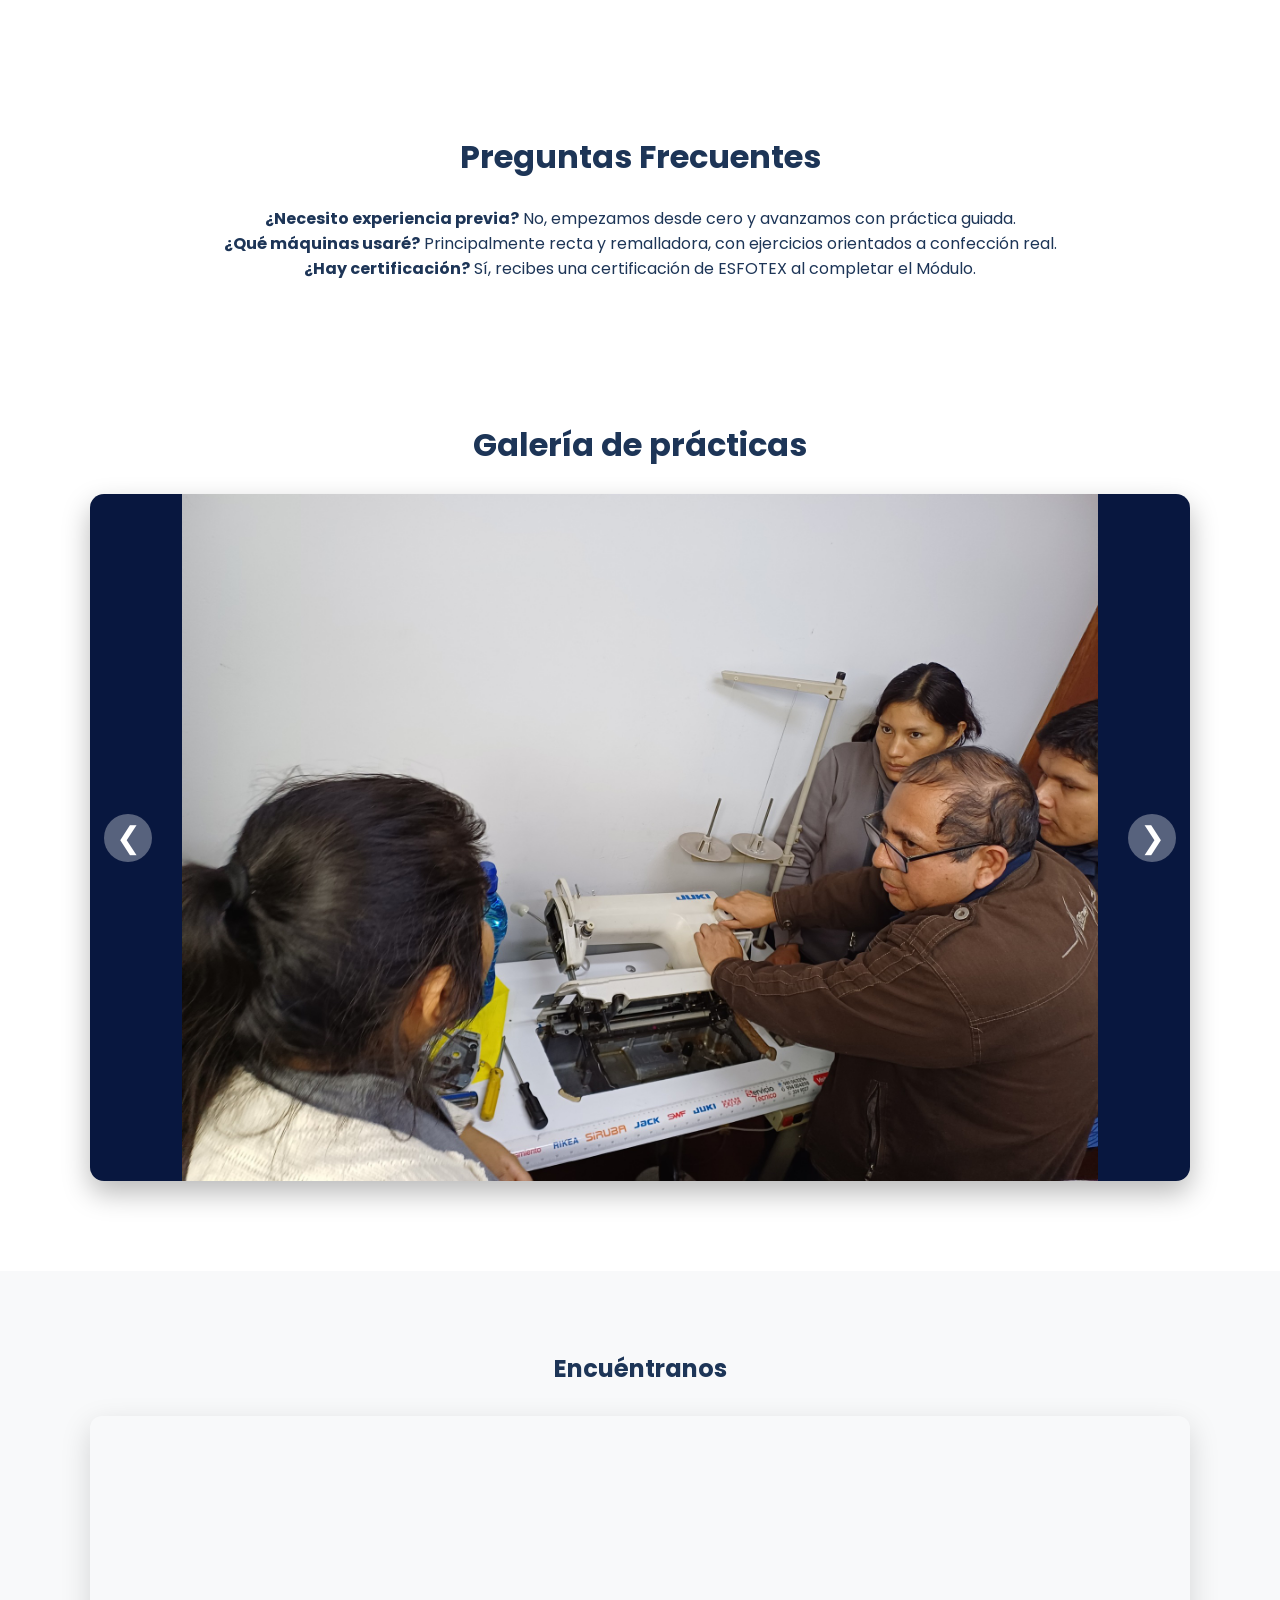
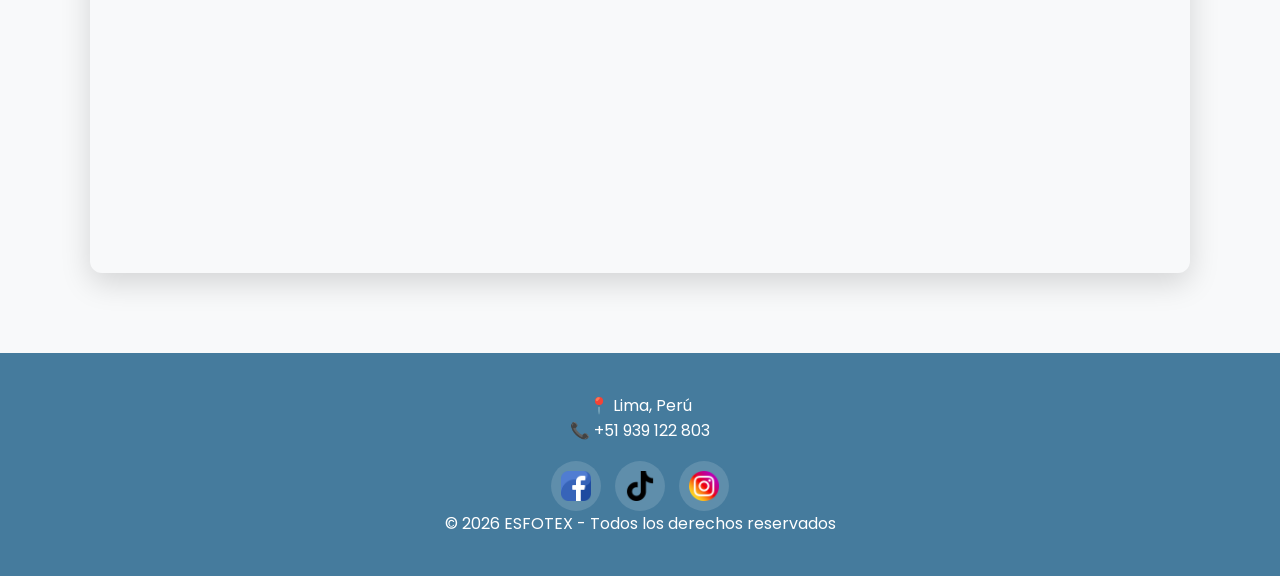
<file: Esfotex_web/ManejoDeMaquina.html>
<!DOCTYPE html>
<html lang="es">
<head>
<meta charset="UTF-8">
<meta name="viewport" content="width=device-width, initial-scale=1.0">
<title>Curso de Manejo de Máquina Industrial en Los Olivos | ESFOTEX</title>
<meta name="description" content="Curso de Manejo de Máquina Industrial en Los Olivos, Lima. Aprende máquina recta, remalladora, costuras y acabados en ESFOTEX.">
<meta name="robots" content="index, follow">
<meta property="og:locale" content="es_PE">
<meta property="og:type" content="website">
<meta property="og:title" content="Curso de Manejo de Máquina Industrial en Los Olivos | ESFOTEX">
<meta property="og:description" content="Formación práctica en manejo de máquina para confección y sastrería industrial en Los Olivos.">
<meta property="og:image" content="img/maquina-portada.jpg">
<meta property="og:site_name" content="ESFOTEX">
<meta name="twitter:card" content="summary_large_image">
<link href="https://fonts.googleapis.com/css2?family=Poppins:wght@300;400;600;700&display=swap" rel="stylesheet">
<link rel="stylesheet" href="css/style.css">
<link rel="icon" type="image/png" href="img/logo.png">
<script type="application/ld+json">
{
	"@context": "https://schema.org",
	"@type": "Course",
	"name": "Manejo de Máquina Industrial",
	"description": "Curso práctico de operación de máquina recta, remalladora y técnicas base de confección.",
	"provider": {
		"@type": "Organization",
		"name": "ESFOTEX"
	},
	"educationalCredentialAwarded": "Certificación ESFOTEX",
	"inLanguage": "es",
	"about": ["costura", "confección", "sastrería industrial", "Los Olivos"]
}
</script>
<script type="application/ld+json">
{
	"@context": "https://schema.org",
	"@type": "FAQPage",
	"mainEntity": [
		{
			"@type": "Question",
			"name": "¿Necesito experiencia previa para llevar Manejo de Máquina?",
			"acceptedAnswer": {
				"@type": "Answer",
				"text": "No. El curso está pensado para principiantes y también para quienes desean reforzar su técnica en confección industrial."
			}
		},
		{
			"@type": "Question",
			"name": "¿Qué máquinas aprenderé a usar?",
			"acceptedAnswer": {
				"@type": "Answer",
				"text": "Se trabaja con máquina recta y remalladora, además de prácticas de costuras y acabados básicos."
			}
		},
		{
			"@type": "Question",
			"name": "¿Otorgan certificado?",
			"acceptedAnswer": {
				"@type": "Answer",
				"text": "Sí, al finalizar satisfactoriamente el curso se entrega certificación de ESFOTEX."
			}
		}
	]
}
</script>
</head>
<body>

<div class="marquee-bar">
	<div class="marquee-content">
		<a href="index.html#beneficios">✨ 2x1 Inscripciones abiertas 2026</a>
		<a href="#curso">🎓 Curso: Manejo de máquina</a>
		<a href="#contacto">📞 Contáctanos para más información</a>
		<a href="https://wa.me/51939122803?text=Hola%20ESFOTEX%2C%20quisiera%20informaci%C3%B3n%20sobre%20sus%20cursos.%20%C2%BFMe%20pueden%20ayudar%3F">💼 Bolsa de trabajo disponible</a>
		<a href="index.html#quienes">🏆 +15 años de experiencia</a>
	</div>
</div>

<header>
	<div class="logo"><img src="img/logo.png" alt="ESFOTEX Logo" class="logo-img"> ESFOTEX</div>
	<nav id="nav">
		<a href="index.html">Inicio</a>
		<a href="#curso">Curso</a>
		<a href="#mapa">Ubicación</a>
		<a href="https://wa.me/51939122803?text=Hola%20ESFOTEX%2C%20quisiera%20informaci%C3%B3n%20sobre%20sus%20cursos.%20%C2%BFMe%20pueden%20ayudar%3F">Contacto</a>
	</nav>
	<div class="menu-toggle" onclick="toggleMenu()">☰</div>
</header>

<section id="hero" class="hero-large hero-course" style="background:linear-gradient(rgba(0,0,0,.2),rgba(0,0,0,.3)),url('img/maquina-portada.jpg');background-size:cover;background-position:center;">
	<div class="hero-course-copy">
		<h1>Manejo de Máquina</h1>
		<p>Aprende a dominar la máquina recta, remalladora y acabados básicos para confeccionar prendas con buena calidad y rapidez.</p>
	</div>
</section>

<section class="section audience-section">
	<div class="audience-layout">
		<div class="audience-copy">
			<h2>¿A quién va dirigido?</h2>
			<p class="audience-lead">Este curso está diseñado para personas que quieren aprender una habilidad práctica, rentable y con alta demanda laboral.</p>
			<ul class="audience-list">
				<li><span class="audience-icon">👗</span><span>Personas sin experiencia que desean iniciarse en el mundo de la confección.</span></li>
				<li><span class="audience-icon">💼</span><span>Emprendedores que buscan generar ingresos propios o iniciar su taller de costura.</span></li>
				<li><span class="audience-icon">🧵</span><span>Personas que desean dominar el uso de máquinas industriales: recta, remalladora y recubridora.</span></li>
				<li><span class="audience-icon">🚀</span><span>Quienes buscan una oportunidad real de crecimiento personal y económico.</span></li>
			</ul>
			<p class="audience-note">👉 No necesitas experiencia previa, nosotros te enseñamos paso a paso desde cero.</p>
		</div>
		<div class="audience-media">
			<img src="img/manejo_intro.jpg" alt="Estudiante aprendiendo manejo de máquina industrial" loading="lazy">
		</div>
	</div>
</section>

<section id="curso" class="section course-learn-section">
	<div class="course-learn-layout">
		<div class="course-learn-copy">
			<h2>¿Qué aprenderás?</h2>
			<p class="course-learn-intro">En nuestro curso aprenderás:</p>
			<ul class="course-learn-list">
				<li>Identificar, reconocer y utilizar los principales tipos de máquinas (recta, remalladora y recubridora, tapetera, ojaladora, bastidora).</li>
				<li>Dominio del enhebrado, la velocidad, dirección y habilidad de las máquinas de costura.</li>
				<li>Confección de prendas de vestir de moda femenina y masculina.</li>
				<li>Confección de prendas en tejido Plano y Punto.</li>
				<li>Dominarás y elaborarás situaciones críticas (pegado de cierre, pegado de cuello redondo, cuello V, cuello camisero, pinzas, etc).</li>
			</ul>
		</div>
		<div class="fade-carousel" aria-label="Carrusel de máquinas industriales">
			<img class="fade-slide is-active" src="img/MRecta.jpg" alt="Práctica con máquina recta industrial" loading="lazy">
			<img class="fade-slide" src="img/MRemalladora.jpg" alt="Práctica con máquina remalladora industrial" loading="lazy">
			<img class="fade-slide" src="img/MRecubridora.png" alt="Práctica con máquina recubridora industrial" loading="lazy">
		</div>
	</div>
</section>

<section class="section">
	<h2>Vista previa de nuestro checklist de Manejo de Máquina</h2>
	<div class="pdf-preview">
		<iframe class="pdf-preview-frame" src="pdf/CHECK%20LIST%20MANEJO%20DE%20MAQUINA%202026.pdf" loading="lazy" title="Vista previa PDF de Manejo de Máquina"></iframe>
		<p class="pdf-mobile-cta"><a class="btn-primary" href="pdf/CHECK%20LIST%20MANEJO%20DE%20MAQUINA%202026.pdf" target="_blank" rel="noopener">Ver PDF completo</a></p>
		<p class="pdf-desktop-link"><a href="pdf/CHECK%20LIST%20MANEJO%20DE%20MAQUINA%202026.pdf" target="_blank" rel="noopener">Abrir PDF en una nueva pestaña</a></p>
	</div>
</section>

<section class="section">
	<h2>Preguntas Frecuentes</h2>
	<p><strong>¿Necesito experiencia previa?</strong> No, empezamos desde cero y avanzamos con práctica guiada.</p>
	<p><strong>¿Qué máquinas usaré?</strong> Principalmente recta y remalladora, con ejercicios orientados a confección real.</p>
	<p><strong>¿Hay certificación?</strong> Sí, recibes una certificación de ESFOTEX al completar el Módulo.</p>
</section>

<section class="section machine-gallery-section">
	<h2>Galería de prácticas</h2>
	<div class="machine-carousel" aria-label="Carrusel de prácticas de manejo de máquina">
		<img class="machine-slide is-active" src="img/manejo_practica1.jpg" alt="Práctica de confección en máquina industrial" loading="lazy">
		<img class="machine-slide" src="img/manejo_practica2.jpg" alt="Sesión de manejo de máquina en taller" loading="lazy">
		<img class="machine-slide" src="img/manejo_practica3.jpg" alt="Práctica guiada con máquinas de confección" loading="lazy">
		<img class="machine-slide" src="img/manejo_practica4.jpg" alt="Alumno realizando acabados en máquina industrial" loading="lazy">
		<button class="machine-carousel-btn machine-carousel-prev" type="button" aria-label="Imagen anterior">&#10094;</button>
		<button class="machine-carousel-btn machine-carousel-next" type="button" aria-label="Imagen siguiente">&#10095;</button>
	</div>
</section>

<section id="mapa" class="map-section">
	<h2>Encuéntranos</h2>
	<div class="map-container">
		<iframe src="https://www.google.com/maps/embed?pb=!1m18!1m12!1m3!1d3903.0002546383166!2d-77.08265209999999!3d-11.9744838!2m3!1f0!2f0!3f0!3m2!1i1024!2i768!4f13.1!3m3!1m2!1s0x9105cf167b0f1ec7%3A0x88a87dd2331f4fb0!2sESFOTEX!5e0!3m2!1ses!2spe!4v1771445108299!5m2!1ses!2spe" width="100%" height="450" style="border:0;" allowfullscreen="" loading="lazy" referrerpolicy="no-referrer-when-downgrade"></iframe>
	</div>
</section>

<footer id="contacto">
	<p>📍 Lima, Perú</p>
	<p>📞 +51 939 122 803</p>
	<div class="social-links" aria-label="Redes sociales ESFOTEX">
		<a href="https://www.facebook.com/esfotex" class="social-link" target="_blank" rel="noopener noreferrer" aria-label="Facebook ESFOTEX">
			<img src="img/Fb_icon.png" alt="Facebook" loading="lazy" decoding="async">
		</a>
		<a href="https://www.tiktok.com/@esfotexperu" class="social-link" target="_blank" rel="noopener noreferrer" aria-label="TikTok ESFOTEX">
			<img src="img/Tik_ico.png" alt="TikTok" loading="lazy" decoding="async">
		</a>
		<a href="https://www.instagram.com/esfotex" class="social-link" target="_blank" rel="noopener noreferrer" aria-label="Instagram ESFOTEX">
			<img src="img/Ig_ico.png" alt="Instagram" loading="lazy" decoding="async">
		</a>
	</div>
	<p>© 2026 ESFOTEX - Todos los derechos reservados</p>
</footer>

<a href="https://wa.me/51939122803?text=Hola%20ESFOTEX%2C%20quisiera%20informaci%C3%B3n%20sobre%20sus%20cursos.%20%C2%BFMe%20pueden%20ayudar%3F" class="whatsapp"><img src="img/WhatsApp_icon.png" alt="WhatsApp"></a>

<script src="js/script.js"></script>
</body>
</html>
</file>
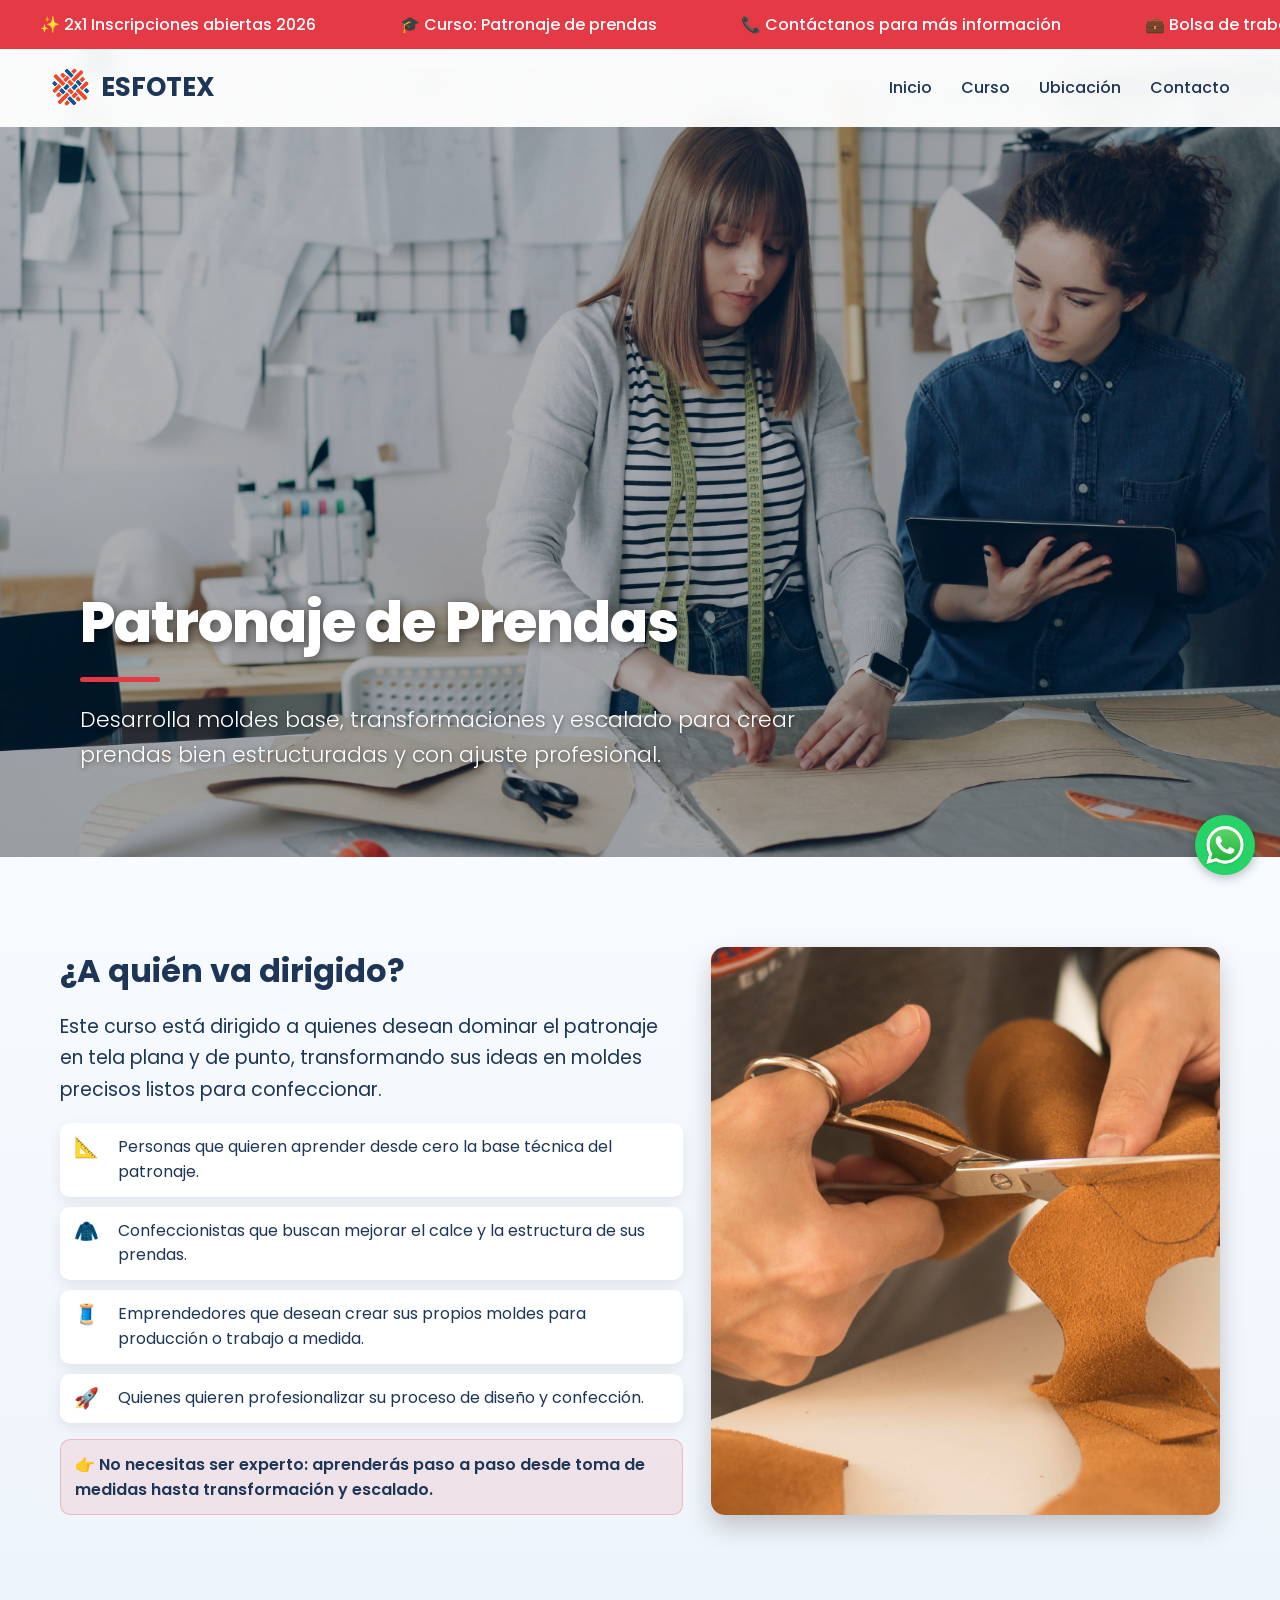
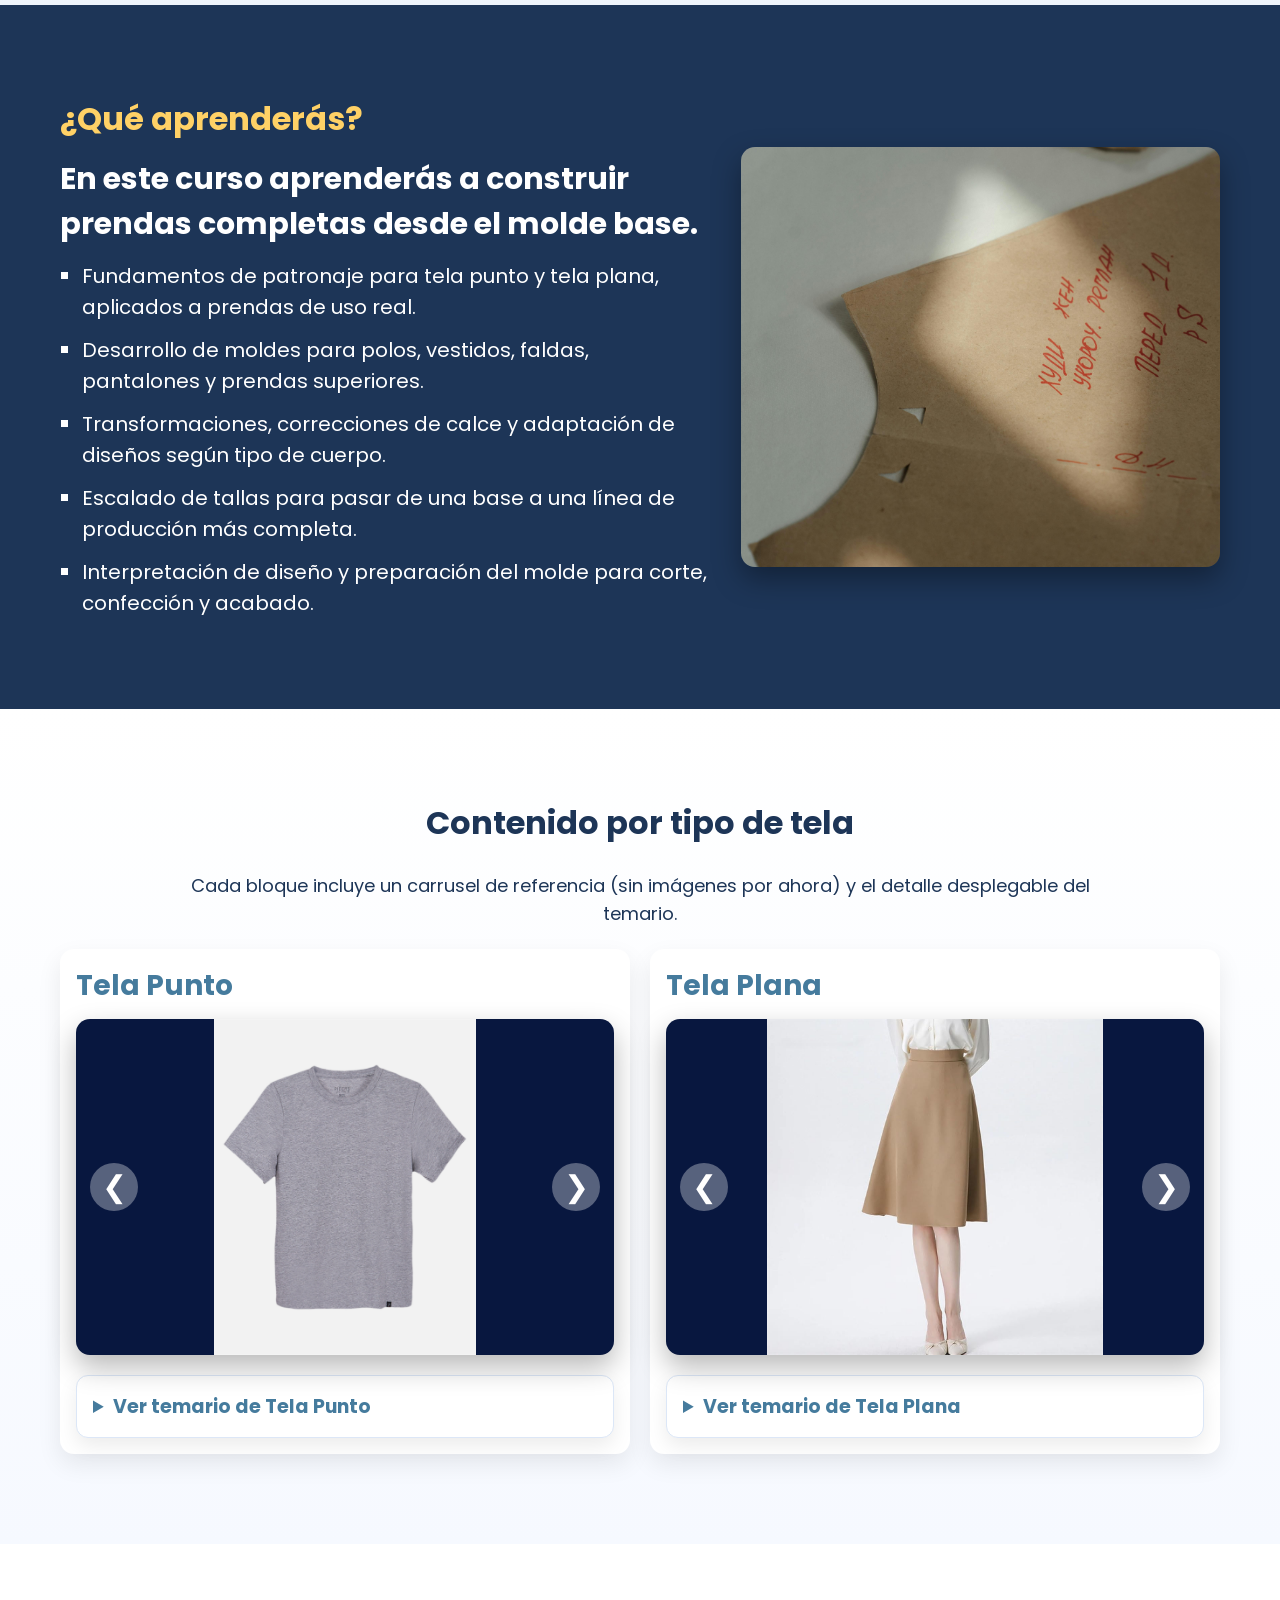
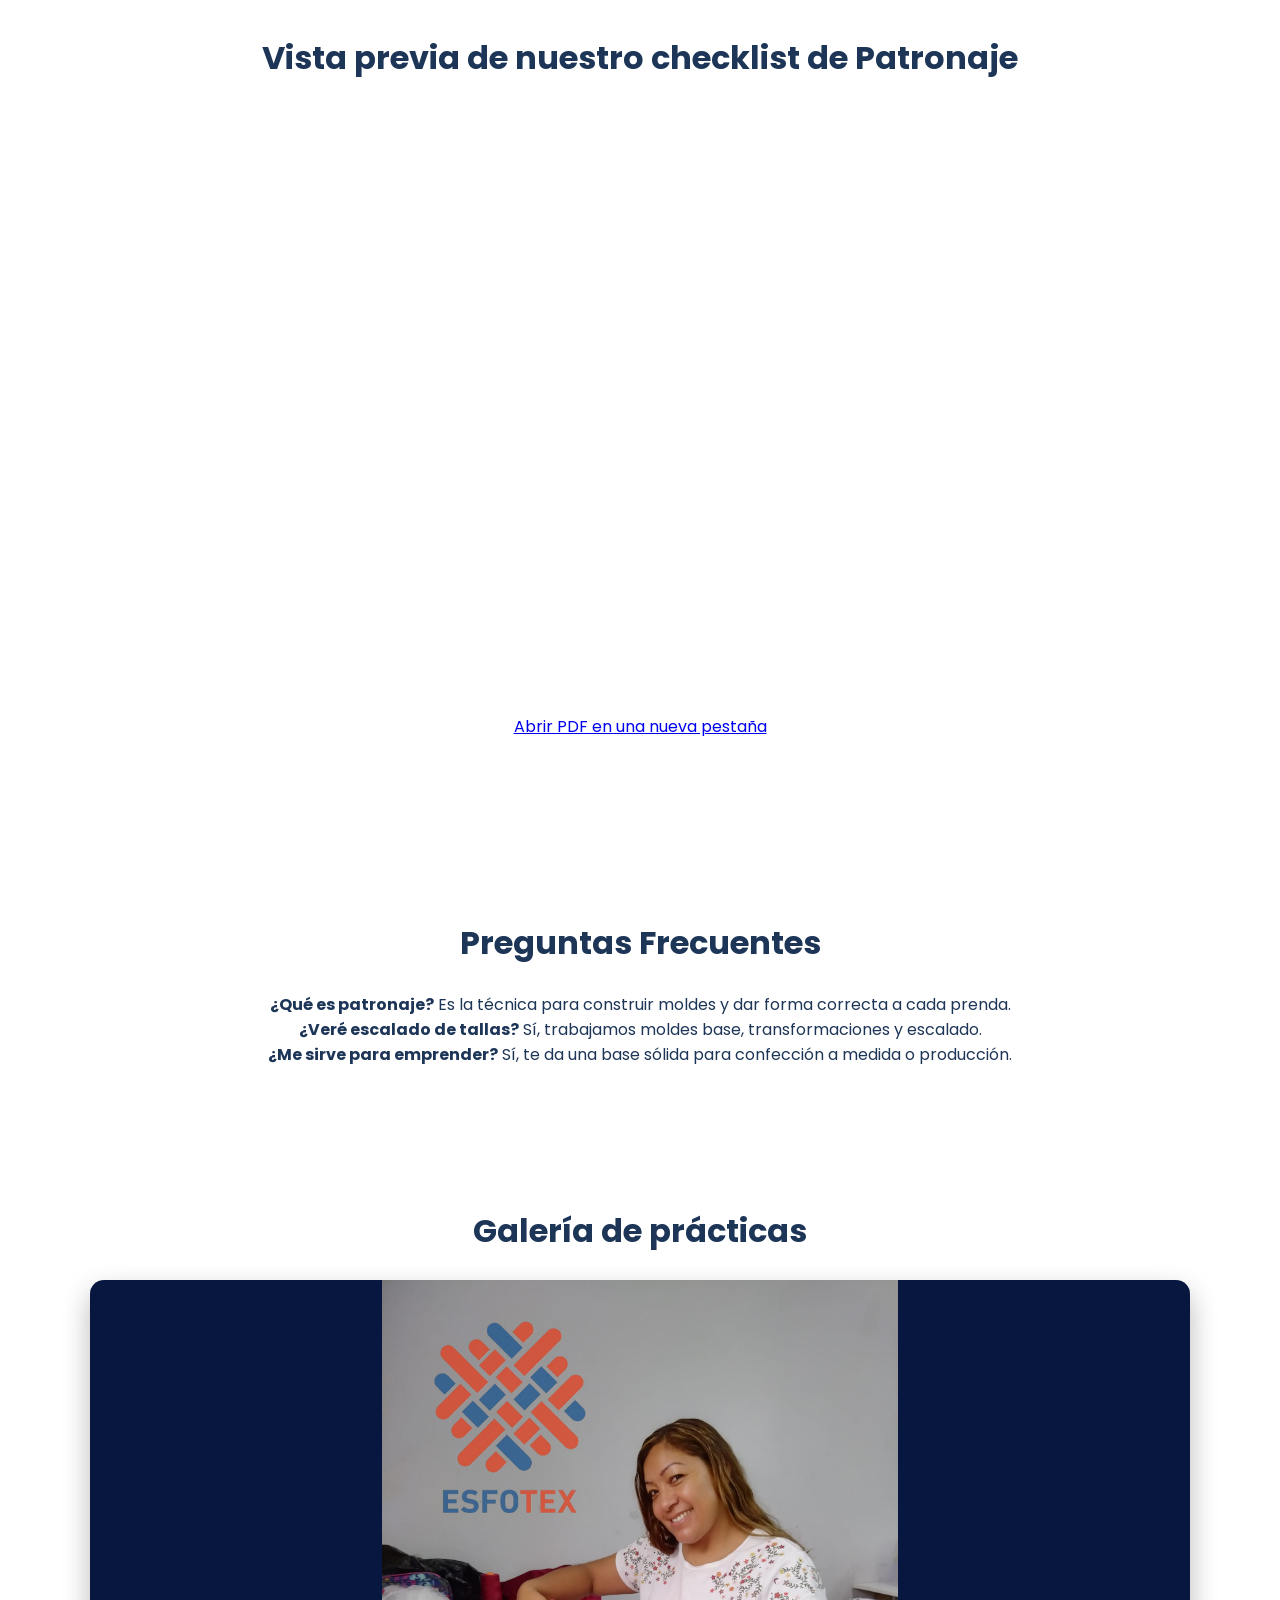
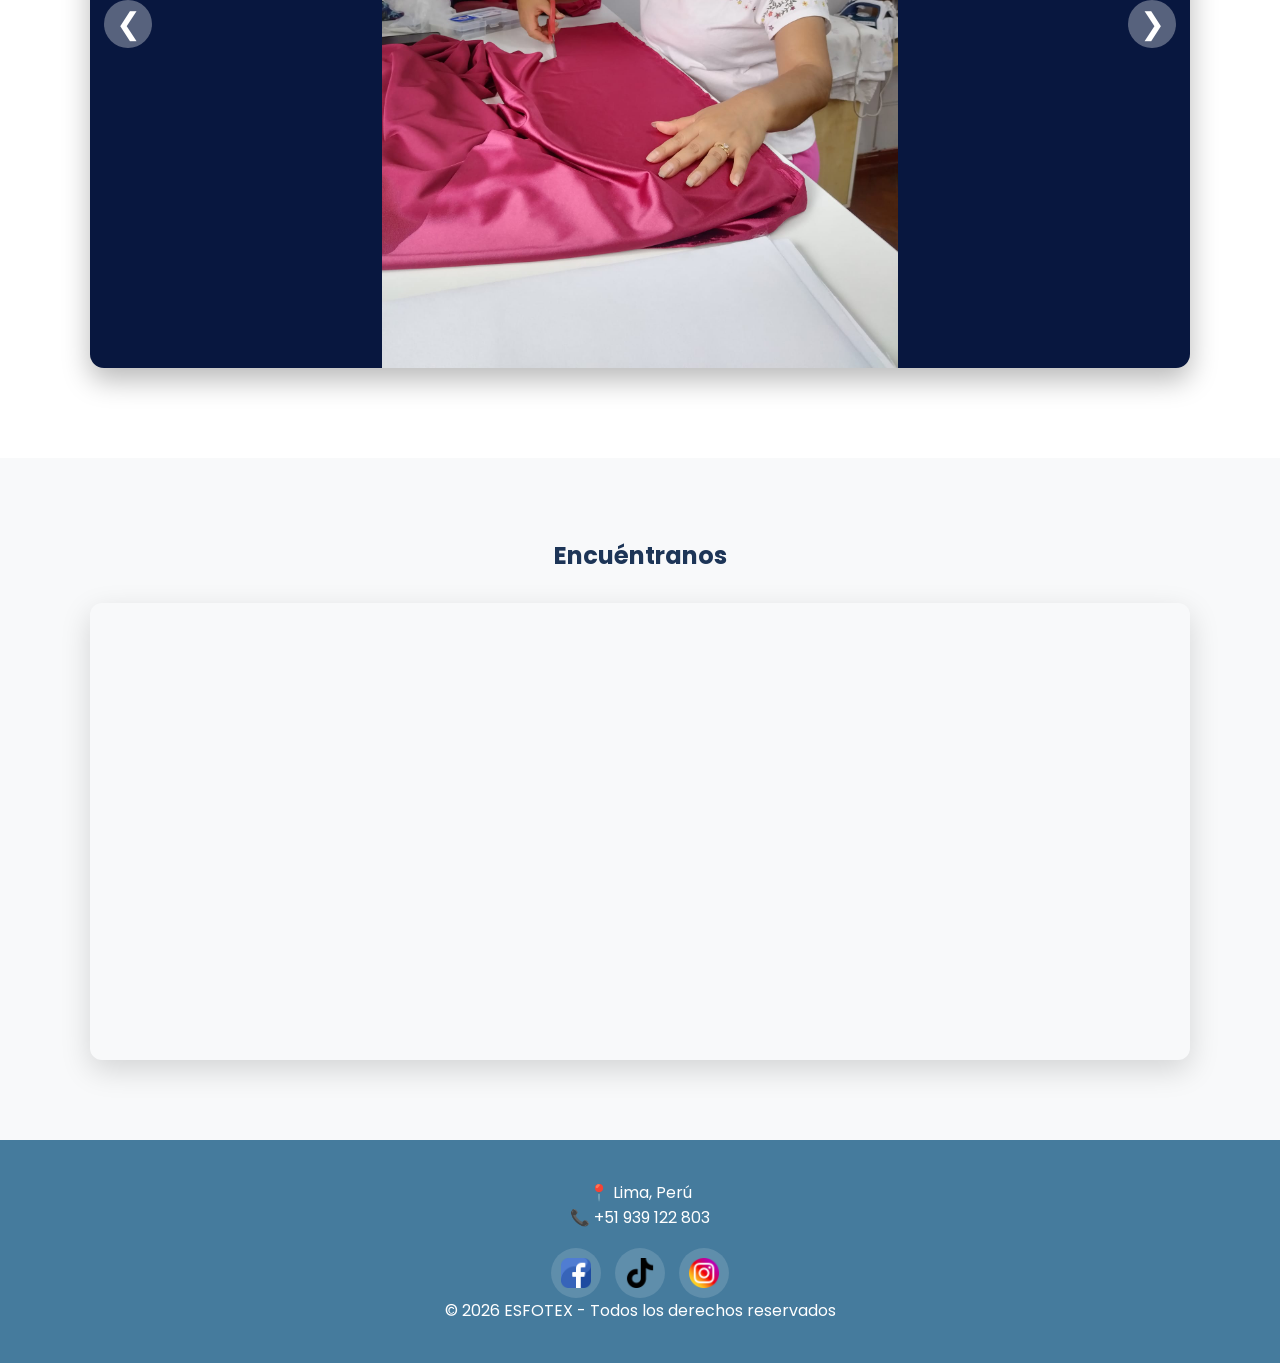
<file: Esfotex_web/Patronaje.html>
<!DOCTYPE html>
<html lang="es">
<head>
<meta charset="UTF-8">
<meta name="viewport" content="width=device-width, initial-scale=1.0">
<title>Curso de Patronaje de Prendas en Los Olivos | ESFOTEX</title>
<meta name="description" content="Curso de Patronaje de Prendas en Los Olivos, Lima. Aprende trazado de moldes, transformación y escalado para confección profesional en ESFOTEX.">
<meta name="robots" content="index, follow">
<meta property="og:locale" content="es_PE">
<meta property="og:type" content="website">
<meta property="og:title" content="Curso de Patronaje de Prendas en Los Olivos | ESFOTEX">
<meta property="og:description" content="Capacitación en patronaje y confección industrial con enfoque práctico en Los Olivos.">
<meta property="og:image" content="img/patronaje-portada.jpg">
<meta property="og:site_name" content="ESFOTEX">
<meta name="twitter:card" content="summary_large_image">
<link href="https://fonts.googleapis.com/css2?family=Poppins:wght@300;400;600;700&display=swap" rel="stylesheet">
<link rel="stylesheet" href="css/style.css">
<link rel="icon" type="image/png" href="img/logo.png">
<script type="application/ld+json">
{
	"@context": "https://schema.org",
	"@type": "Course",
	"name": "Patronaje de Prendas",
	"description": "Curso de patronaje con toma de medidas, trazado de moldes, transformaciones y escalado.",
	"provider": {
		"@type": "Organization",
		"name": "ESFOTEX"
	},
	"educationalCredentialAwarded": "Certificación ESFOTEX",
	"inLanguage": "es",
	"about": ["patronaje", "confección", "moldería", "Los Olivos"]
}
</script>
<script type="application/ld+json">
{
	"@context": "https://schema.org",
	"@type": "FAQPage",
	"mainEntity": [
		{
			"@type": "Question",
			"name": "¿Qué es patronaje y para qué sirve?",
			"acceptedAnswer": {
				"@type": "Answer",
				"text": "El patronaje es la base técnica para crear moldes de prendas y lograr buen calce antes de la confección."
			}
		},
		{
			"@type": "Question",
			"name": "¿Aprenderé desde medidas hasta escalado?",
			"acceptedAnswer": {
				"@type": "Answer",
				"text": "Sí. Se trabaja toma de medidas, moldes base, transformaciones y escalado para diferentes tallas."
			}
		},
		{
			"@type": "Question",
			"name": "¿Este curso ayuda para emprender?",
			"acceptedAnswer": {
				"@type": "Answer",
				"text": "Sí, porque permite diseñar y desarrollar tus propios moldes para producción o trabajo a medida."
			}
		}
	]
}
</script>
</head>
<body>

<div class="marquee-bar">
	<div class="marquee-content">
		<a href="index.html#beneficios">✨ 2x1 Inscripciones abiertas 2026</a>
		<a href="#curso">🎓 Curso: Patronaje de prendas</a>
		<a href="#contacto">📞 Contáctanos para más información</a>
		<a href="https://wa.me/51939122803?text=Hola%20ESFOTEX%2C%20quisiera%20informaci%C3%B3n%20sobre%20sus%20cursos.%20%C2%BFMe%20pueden%20ayudar%3F">💼 Bolsa de trabajo disponible</a>
		<a href="index.html#quienes">🏆 +15 años de experiencia</a>
	</div>
</div>

<header>
	<div class="logo"><img src="img/logo.png" alt="ESFOTEX Logo" class="logo-img"> ESFOTEX</div>
	<nav id="nav">
		<a href="index.html">Inicio</a>
		<a href="#curso">Curso</a>
		<a href="#mapa">Ubicación</a>
		<a href="https://wa.me/51939122803?text=Hola%20ESFOTEX%2C%20quisiera%20informaci%C3%B3n%20sobre%20sus%20cursos.%20%C2%BFMe%20pueden%20ayudar%3F">Contacto</a>
	</nav>
	<div class="menu-toggle" onclick="toggleMenu()">☰</div>
</header>

<section id="hero" class="hero-large hero-course" style="background:linear-gradient(rgba(0,0,0,.2),rgba(0,0,0,.3)),url('img/patronaje-portada.jpg');background-size:cover;background-position:center;">
	<div class="hero-course-copy">
		<h1>Patronaje de Prendas</h1>
		<p>Desarrolla moldes base, transformaciones y escalado para crear prendas bien estructuradas y con ajuste profesional.</p>
	</div>
</section>

<section class="section audience-section">
	<div class="audience-layout">
		<div class="audience-copy">
			<h2>¿A quién va dirigido?</h2>
			<p class="audience-lead">Este curso está dirigido a quienes desean dominar el patronaje en tela plana y de punto, transformando sus ideas en moldes precisos listos para confeccionar.</p>
			<ul class="audience-list">
				<li><span class="audience-icon">📐</span><span>Personas que quieren aprender desde cero la base técnica del patronaje.</span></li>
				<li><span class="audience-icon">🧥</span><span>Confeccionistas que buscan mejorar el calce y la estructura de sus prendas.</span></li>
				<li><span class="audience-icon">🧵</span><span>Emprendedores que desean crear sus propios moldes para producción o trabajo a medida.</span></li>
				<li><span class="audience-icon">🚀</span><span>Quienes quieren profesionalizar su proceso de diseño y confección.</span></li>
			</ul>
			<p class="audience-note">👉 No necesitas ser experto: aprenderás paso a paso desde toma de medidas hasta transformación y escalado.</p>
		</div>
		<div class="audience-media">
			<img src="img/patronaje_intro.jpg" alt="Imagen del curso de Patronaje" loading="lazy">
		</div>
	</div>
</section>

<section id="curso" class="section course-learn-section">
	<div class="course-learn-layout">
		<div class="course-learn-copy">
			<h2>¿Qué aprenderás?</h2>
			<p class="course-learn-intro">En este curso aprenderás a construir prendas completas desde el molde base.</p>
			<ul class="course-learn-list">
				<li>Fundamentos de patronaje para tela punto y tela plana, aplicados a prendas de uso real.</li>
				<li>Desarrollo de moldes para polos, vestidos, faldas, pantalones y prendas superiores.</li>
				<li>Transformaciones, correcciones de calce y adaptación de diseños según tipo de cuerpo.</li>
				<li>Escalado de tallas para pasar de una base a una línea de producción más completa.</li>
				<li>Interpretación de diseño y preparación del molde para corte, confección y acabado.</li>
			</ul>
		</div>
		<div class="fade-carousel" aria-label="Resumen visual del contenido de patronaje">
			<img class="fade-slide is-active" src="img/patronaje_tizado.jpg" alt="Patronaje tizado" loading="lazy">
			<img class="fade-slide" src="img/patronaje_moldes.jpg" alt="Desarrollo de moldes" loading="lazy">
			<img class="fade-slide" src="img/patronaje_tela.jpg" alt="Patronaje en tela" loading="lazy">
		</div>
	</div>
</section>

<section class="section patronaje-track-section">
	<h2>Contenido por tipo de tela</h2>
	<p class="patronaje-track-intro">Cada bloque incluye un carrusel de referencia (sin imágenes por ahora) y el detalle desplegable del temario.</p>

	<div class="patronaje-track-grid">
		<div class="patronaje-track-card">
			<h3>Tela Punto</h3>
			<div class="machine-carousel patronaje-mini-carousel" aria-label="Carrusel de tela punto">
				<img class="machine-slide is-active" src="img/patronaje_polo.jpg" alt="Polo básico" loading="lazy">
				<img class="machine-slide" src="img/patronaje_poloML.png" alt="Polo manga larga" loading="lazy">
				<img class="machine-slide" src="img/patronaje_leggins.jpg" alt="Leggins" loading="lazy">
				<button class="machine-carousel-btn machine-carousel-prev" type="button" aria-label="Imagen anterior">&#10094;</button>
				<button class="machine-carousel-btn machine-carousel-next" type="button" aria-label="Imagen siguiente">&#10095;</button>
			</div>

			<details class="patronaje-learn-card patronaje-track-details">
				<summary>Ver temario de Tela Punto</summary>
				<ul>
					<li>Polo básico cuello redondo</li>
					<li>Polo básico manga corta y manga larga</li>
					<li>Polo cuello V y polo hombro caído</li>
					<li>Manga para polo hombro caído y manga ranglan</li>
					<li>Bividí, polo box y boddy</li>
					<li>Polera con capucha y casaca de buzo</li>
					<li>Pantalón buzo y leggins</li>
				</ul>
			</details>
		</div>

		<div class="patronaje-track-card">
			<h3>Tela Plana</h3>
			<div class="machine-carousel patronaje-mini-carousel" aria-label="Carrusel de tela plana">
				<img class="machine-slide is-active" src="img/patronaje_faldaA.jpg" alt="Falda línea A" loading="lazy">
				<img class="machine-slide" src="img/patronaje_poloV.jpg" alt="Polo cuello V" loading="lazy">
				<img class="machine-slide" src="img/patronaje_vestido.jpg" alt="Vestido" loading="lazy">
				<button class="machine-carousel-btn machine-carousel-prev" type="button" aria-label="Imagen anterior">&#10094;</button>
				<button class="machine-carousel-btn machine-carousel-next" type="button" aria-label="Imagen siguiente">&#10095;</button>
			</div>

			<details class="patronaje-learn-card patronaje-track-details">
				<summary>Ver temario de Tela Plana</summary>
				<ul>
					<li>Falda línea A, falda circular y falda tubo</li>
					<li>Corpiño y vestido</li>
					<li>Trazo de manga corta para vestido</li>
					<li>Pantalón sport dama y pantalón caballero</li>
					<li>Camisa caballero</li>
				</ul>
			</details>
		</div>
	</div>
</section>

<section class="section">
	<h2>Vista previa de nuestro checklist de Patronaje</h2>
	<div class="pdf-preview">
		<iframe class="pdf-preview-frame" src="pdf/CHECK%20LIST%20DE%20PATRONAJE%202026.pdf" loading="lazy" title="Vista previa PDF de Patronaje"></iframe>
		<p class="pdf-mobile-cta"><a class="btn-primary" href="pdf/CHECK%20LIST%20DE%20PATRONAJE%202026.pdf" target="_blank" rel="noopener">Ver PDF completo</a></p>
		<p class="pdf-desktop-link"><a href="pdf/CHECK%20LIST%20DE%20PATRONAJE%202026.pdf" target="_blank" rel="noopener">Abrir PDF en una nueva pestaña</a></p>
	</div>
</section>

<section class="section">
	<h2>Preguntas Frecuentes</h2>
	<p><strong>¿Qué es patronaje?</strong> Es la técnica para construir moldes y dar forma correcta a cada prenda.</p>
	<p><strong>¿Veré escalado de tallas?</strong> Sí, trabajamos moldes base, transformaciones y escalado.</p>
	<p><strong>¿Me sirve para emprender?</strong> Sí, te da una base sólida para confección a medida o producción.</p>
</section>

<section class="section machine-gallery-section">
	<h2>Galería de prácticas</h2>
	<div class="machine-carousel" aria-label="Carrusel de prácticas de patronaje">
		<img class="machine-slide is-active" src="img/patronaje_practica1.jpg" alt="Práctica de patronaje en taller" loading="lazy">
		<img class="machine-slide" src="img/patronaje_practica2.jpg" alt="Desarrollo de moldes de patronaje" loading="lazy">
		<img class="machine-slide" src="img/patronaje_practica3.jpg" alt="Sesión de patronaje con guía docente" loading="lazy">
		<img class="machine-slide" src="img/patronaje_practica4.jpg" alt="Práctica de trazado y escalado de prendas" loading="lazy">
		<button class="machine-carousel-btn machine-carousel-prev" type="button" aria-label="Imagen anterior">&#10094;</button>
		<button class="machine-carousel-btn machine-carousel-next" type="button" aria-label="Imagen siguiente">&#10095;</button>
	</div>
</section>

<section id="mapa" class="map-section">
	<h2>Encuéntranos</h2>
	<div class="map-container">
		<iframe src="https://www.google.com/maps/embed?pb=!1m18!1m12!1m3!1d3903.0002546383166!2d-77.08265209999999!3d-11.9744838!2m3!1f0!2f0!3f0!3m2!1i1024!2i768!4f13.1!3m3!1m2!1s0x9105cf167b0f1ec7%3A0x88a87dd2331f4fb0!2sESFOTEX!5e0!3m2!1ses!2spe!4v1771445108299!5m2!1ses!2spe" width="100%" height="450" style="border:0;" allowfullscreen="" loading="lazy" referrerpolicy="no-referrer-when-downgrade"></iframe>
	</div>
</section>

<footer id="contacto">
	<p>📍 Lima, Perú</p>
	<p>📞 +51 939 122 803</p>
	<div class="social-links" aria-label="Redes sociales ESFOTEX">
		<a href="https://www.facebook.com/esfotex" class="social-link" target="_blank" rel="noopener noreferrer" aria-label="Facebook ESFOTEX">
			<img src="img/Fb_icon.png" alt="Facebook" loading="lazy" decoding="async">
		</a>
		<a href="https://www.tiktok.com/@esfotexperu" class="social-link" target="_blank" rel="noopener noreferrer" aria-label="TikTok ESFOTEX">
			<img src="img/Tik_ico.png" alt="TikTok" loading="lazy" decoding="async">
		</a>
		<a href="https://www.instagram.com/esfotex" class="social-link" target="_blank" rel="noopener noreferrer" aria-label="Instagram ESFOTEX">
			<img src="img/Ig_ico.png" alt="Instagram" loading="lazy" decoding="async">
		</a>
	</div>
	<p>© 2026 ESFOTEX - Todos los derechos reservados</p>
</footer>

<a href="https://wa.me/51939122803?text=Hola%20ESFOTEX%2C%20quisiera%20informaci%C3%B3n%20sobre%20sus%20cursos.%20%C2%BFMe%20pueden%20ayudar%3F" class="whatsapp"><img src="img/WhatsApp_icon.png" alt="WhatsApp"></a>

<script src="js/script.js"></script>
</body>
</html>
</file>
<file: Esfotex_web/css/style.css>
:root{
--rojo:#e63946;
--rojo-hover:#d62839;
--azul:#1d3557;
--azul-claro:#457b9d;
--gris:#f8f9fa;
--blanco:#ffffff;
}

*{margin:0;padding:0;box-sizing:border-box;}

html{
scroll-behavior:smooth;
}

body{
font-family:'Poppins',sans-serif;
background:var(--blanco);
color:var(--azul);
}

section[id], footer[id]{
scroll-margin-top:130px;
}

/* MARQUEE BAR */
.marquee-bar{
background:var(--rojo);
color:white;
overflow:hidden;
white-space:nowrap;
padding:12px 0;
position:fixed;
top:0;
width:100%;
z-index:1001;
}

.marquee-content{
display:inline-block;
animation:marquee 30s linear infinite;
}

.marquee-content:hover{
animation-play-state:paused;
}

.marquee-content a{
color:white;
text-decoration:none;
padding:0 40px;
font-weight:500;
transition:opacity 0.3s;
}

.marquee-content a:hover{
opacity:0.8;
}

@keyframes marquee{
0%{transform:translateX(0);}
100%{transform:translateX(-50%);}
}

/* HEADER */
header{
display:flex;
justify-content:space-between;
align-items:center;
padding:20px 50px;
position:fixed;
top:47px;
width:100%;
background:rgba(255,255,255,0.95);
backdrop-filter:blur(8px);
z-index:1000;
}

.logo{
font-size:26px;
font-weight:700;
color:var(--azul);
display:flex;
align-items:center;
gap:10px;
}

.logo-img{
height:40px;
width:auto;
}

nav a{
margin-left:25px;
text-decoration:none;
color:var(--azul);
font-weight:500;
transition:.3s;
}

nav a:hover{color:var(--rojo);}

.menu-toggle{display:none; font-size:24px;cursor:pointer;}

/* HERO LARGE */
.hero-large{
height:90vh;
margin-top:47px;
background:linear-gradient(rgba(0,0,0,.2),rgba(0,0,0,.3)),url("../img/hero.png");
background-size:cover;
background-position:center;
display:flex;
align-items:center;
justify-content:flex-start;
color:white;
padding:20px 80px;
transition:background-image 1s ease-in-out;
position:relative;
overflow:hidden;
}

.hero-large > *{
position:relative;
z-index:1;
}

.hero-large.hero-fade-enabled{
background:none !important;
}

.hero-bg-layer{
position:absolute;
inset:0;
background-size:cover;
background-position:center;
pointer-events:none;
z-index:0;
}

.hero-bg-next{
opacity:0;
transition:opacity .65s ease-in-out;
}

.hero-bg-next.is-visible{
opacity:1;
}

.hero-text{
max-width:600px;
text-align:left;
animation:fadeInUp 1s ease;
}

.hero-course{
position:relative;
display:block;
}

.hero-course-copy{
position:absolute;
left:80px;
bottom:55px;
max-width:760px;
color:var(--blanco);
}

.hero-course-copy h1{
font-size:64px;
line-height:1.05;
margin-bottom:12px;
font-weight:800;
text-shadow:2px 4px 14px rgba(0,0,0,0.55);
}

.hero-course-copy p{
font-size:22px;
line-height:1.45;
font-weight:400;
text-shadow:1px 2px 10px rgba(0,0,0,0.55);
}

.hero-large h1{
font-size:56px;
font-weight:800;
margin-bottom:20px;
line-height:1.2;
text-shadow:2px 2px 10px rgba(0,0,0,0.5);
letter-spacing:-1px;
}

.hero-large h1::after{
content:'';
display:block;
width:80px;
height:5px;
background:var(--rojo);
margin-top:20px;
border-radius:3px;
}

.hero-large p{
font-size:22px;
margin-bottom:30px;
line-height:1.6;
font-weight:300;
text-shadow:1px 1px 5px rgba(0,0,0,0.5);
}

@keyframes fadeInUp{
0%{
opacity:0;
transform:translateY(30px);
}
100%{
opacity:1;
transform:translateY(0);
}
}

.btn-primary{
background:var(--rojo);
color:white;
padding:12px 30px;
border-radius:8px;
text-decoration:none;
transition:.4s;
}

.btn-primary:hover{
background:var(--rojo-hover);
transform:translateY(-3px);
}

/* SECTIONS */
.section{padding:90px 60px;text-align:center;}
.section h2{font-size:32px;margin-bottom:25px;color:var(--azul);}

.section-copy{
max-width:920px;
margin:0 auto 20px;
font-size:18px;
line-height:1.7;
}

.audience-section{
background:linear-gradient(180deg,#f8fbff 0%, #eef4fb 100%);
}

.audience-layout{
max-width:1180px;
margin:0 auto;
display:grid;
grid-template-columns:1.1fr .9fr;
gap:28px;
align-items:stretch;
}

.audience-copy{
text-align:left;
}

.audience-copy h2{
margin-bottom:16px;
}

.audience-lead{
font-size:19px;
line-height:1.65;
margin-bottom:18px;
color:var(--azul);
}

.audience-list{
list-style:none;
display:grid;
gap:10px;
margin:0;
padding:0;
}

.audience-list li{
display:grid;
grid-template-columns:34px 1fr;
align-items:start;
gap:10px;
background:var(--blanco);
padding:12px 14px;
border-radius:10px;
box-shadow:0 5px 14px rgba(0,0,0,0.08);
line-height:1.55;
}

.audience-icon{
font-size:20px;
line-height:1.2;
}

.audience-note{
margin-top:16px;
padding:12px 14px;
background:rgba(230,57,70,0.1);
border:1px solid rgba(230,57,70,0.25);
border-radius:10px;
font-weight:600;
color:var(--azul);
}

.audience-media{
border-radius:14px;
overflow:hidden;
box-shadow:0 12px 26px rgba(0,0,0,0.2);
min-height:340px;
}

.audience-media img{
width:100%;
height:100%;
object-fit:cover;
display:block;
}

.course-learn-section{
background:var(--azul);
color:var(--blanco);
}

.course-learn-section h2{
color:#ffd166;
margin-bottom:14px;
}

.course-learn-layout{
max-width:1180px;
margin:0 auto;
display:grid;
grid-template-columns:1.15fr .85fr;
gap:34px;
align-items:center;
}

.course-learn-copy{
text-align:left;
}

.course-learn-intro{
font-size:30px;
font-weight:700;
margin-bottom:14px;
}

.course-learn-list{
list-style:square;
padding-left:22px;
display:grid;
gap:12px;
font-size:20px;
line-height:1.55;
}

.patronaje-learn-section{
background:linear-gradient(180deg,#ffffff 0%, #f6f9ff 100%);
}

.patronaje-learn-intro{
max-width:840px;
margin:0 auto 18px;
font-size:18px;
line-height:1.6;
color:var(--azul);
}

.patronaje-learn-grid{
max-width:980px;
margin:0 auto;
display:grid;
grid-template-columns:repeat(2,minmax(0,1fr));
gap:16px;
text-align:left;
}

.patronaje-learn-card{
background:var(--blanco);
border:1px solid #dce7f7;
border-radius:12px;
padding:0 16px;
box-shadow:0 8px 20px rgba(0,0,0,0.08);
}

.patronaje-learn-card summary{
cursor:pointer;
font-size:21px;
font-weight:700;
color:var(--azul-claro);
padding:16px 0;
}

.patronaje-learn-card ul{
margin:0 0 16px;
padding-left:20px;
display:grid;
gap:8px;
line-height:1.5;
color:var(--azul);
}

.patronaje-placeholder-slide{
display:flex;
align-items:center;
justify-content:center;
background:#e8eef8;
border:2px dashed #9aabcf;
border-radius:8px;
color:#667a99;
font-size:14px;
font-weight:500;
min-height:280px;
position:relative;
}

.patronaje-placeholder-slide::before{
content:"📸";
font-size:48px;
position:absolute;
top:50%;
left:50%;
transform:translate(-50%,-50%);
opacity:0.4;
}

.patronaje-track-section{
background:linear-gradient(180deg,#ffffff 0%, #f6f9ff 100%);
}

.patronaje-track-intro{
max-width:900px;
margin:0 auto 20px;
font-size:18px;
line-height:1.6;
color:var(--azul);
}

.patronaje-track-grid{
max-width:1180px;
margin:0 auto;
display:grid;
grid-template-columns:repeat(2,minmax(0,1fr));
gap:20px;
align-items:start;
text-align:left;
}

.patronaje-track-card{
background:var(--blanco);
border-radius:14px;
padding:16px;
box-shadow:0 10px 24px rgba(0,0,0,0.08);
}

.patronaje-track-card h3{
font-size:28px;
color:var(--azul-claro);
margin-bottom:12px;
}

.patronaje-mini-carousel{
aspect-ratio:16/9;
margin-bottom:28px;
}

.patronaje-track-details{
margin-top:20px;
}

.patronaje-track-details summary{
font-size:19px;
}

.fade-carousel{
position:relative;
width:100%;
min-height:420px;
border-radius:14px;
overflow:hidden;
box-shadow:0 12px 28px rgba(0,0,0,0.35);
}

.fade-slide{
position:absolute;
inset:0;
width:100%;
height:100%;
object-fit:cover;
opacity:0;
transition:opacity .9s ease;
}

.fade-slide.is-active{
opacity:1;
}

.machine-gallery-section{
padding-top:50px;
}

.machine-carousel{
position:relative;
max-width:1100px;
margin:0 auto;
aspect-ratio:16/10;
border-radius:14px;
overflow:hidden;
background:#08173f;
box-shadow:0 12px 28px rgba(0,0,0,0.28);
}

.machine-slide{
position:absolute;
inset:0;
width:100%;
height:100%;
object-fit:contain;
opacity:0;
transition:opacity .9s ease;
}

.machine-slide.is-active{
opacity:1;
}

.machine-carousel-btn{
position:absolute;
top:50%;
transform:translateY(-50%);
border:0;
width:48px;
height:48px;
border-radius:50%;
background:rgba(255,255,255,0.32);
color:var(--blanco);
font-size:30px;
line-height:1;
cursor:pointer;
display:grid;
place-items:center;
transition:background .25s ease, transform .2s ease;
z-index:2;
}

.machine-carousel-btn:hover{
background:rgba(255,255,255,0.5);
transform:translateY(-50%) scale(1.04);
}

.machine-carousel-prev{
left:14px;
}

.machine-carousel-next{
right:14px;
}

.section-cta{
display:inline-block;
margin-top:22px;
}

.pdf-preview{
max-width:1100px;
margin:auto;
}

.pdf-preview-frame{
width:100%;
height:600px;
border:0;
border-radius:12px;
}

.pdf-mobile-cta{
display:none;
}

.pdf-desktop-link{
display:block;
}

.dark{background:var(--azul);color:white;}
.dark h2{color:white;}

/* BENEFICIOS */
.beneficios-layout{
max-width:1100px;
margin:0 auto;
display:grid;
grid-template-columns:minmax(280px,420px) 1fr;
gap:24px;
align-items:start;
}

.benefits-grid{
display:grid;
gap:14px;
}

.benefit-card{
width:100%;
text-align:left;
border:none;
border-radius:12px;
padding:18px 18px;
background:rgba(255,255,255,0.14);
color:var(--blanco);
cursor:pointer;
transition:background .25s ease, transform .2s ease;
}

.benefit-card:hover{
transform:translateY(-2px);
background:rgba(255,255,255,0.2);
}

.benefit-card.is-active{
background:var(--blanco);
color:var(--azul);
}

.benefit-card-title{
display:block;
font-weight:600;
font-size:18px;
}

.benefit-mobile-detail{
display:none;
margin-top:10px;
font-size:15px;
line-height:1.5;
}

.beneficio-detalle{
background:var(--blanco);
color:var(--azul);
border-radius:14px;
padding:24px 24px;
min-height:220px;
text-align:left;
box-shadow:0 8px 24px rgba(0,0,0,0.12);
}

.beneficio-detalle h3{
margin-bottom:10px;
font-size:26px;
}

.beneficio-detalle p{
font-size:17px;
line-height:1.65;
}

/* GALERÍA */
.gallery-grid{
display:grid;
grid-template-columns:repeat(auto-fit,minmax(200px,1fr));
gap:15px;
}

.course-card{
text-decoration:none;
color:inherit;
display:block;
border-radius:8px;
transition:transform .3s ease;
box-shadow:0 8px 18px rgba(0,0,0,0.12);
}

.course-card:hover{
transform:scale(1.04);
box-shadow:0 14px 28px rgba(0,0,0,0.2);
}

.gallery-grid img{
width:100%;
height:180px;
object-fit:cover;
border-radius:8px;
}

.course-title{
margin-top:10px;
font-weight:600;
color:var(--azul);
}

/* CERTIFICADO */
.certificado-section{
padding-top:40px;
padding-bottom:40px;
}

.certificado-subtitulo{
font-size:20px;
font-weight:500;
color:var(--azul-claro);
margin-bottom:10px;
}

.certificado-nombre{
font-size:36px;
font-weight:700;
color:var(--azul);
margin-bottom:18px;
}

.certificado-img{
width:min(100%,900px);
height:auto;
border-radius:12px;
box-shadow:0 10px 25px rgba(0,0,0,0.15);
}

.certificado-trigger{
border:none;
background:transparent;
padding:0;
cursor:pointer;
}

.certificado-trigger .certificado-img{
transition:transform .25s ease;
}

.certificado-trigger:hover .certificado-img{
transform:scale(1.02);
}

.lightbox{
position:fixed;
inset:0;
display:none;
align-items:center;
justify-content:center;
padding:20px;
background:rgba(0,0,0,0.85);
z-index:1200;
}

.lightbox.open{
display:flex;
}

.lightbox-img{
max-width:min(100%,1100px);
max-height:90vh;
width:auto;
height:auto;
border-radius:12px;
box-shadow:0 12px 35px rgba(0,0,0,0.4);
}

.lightbox-close{
position:absolute;
top:18px;
right:24px;
border:none;
background:transparent;
color:var(--blanco);
font-size:44px;
line-height:1;
cursor:pointer;
}

/* HORARIOS */
.horarios-intro{
max-width:900px;
margin:0 auto 28px;
}

.horarios-grid{
display:grid;
grid-template-columns:repeat(auto-fit,minmax(250px,1fr));
gap:20px;
max-width:1100px;
margin:0 auto;
}

.horario-card{
background:var(--blanco);
border-radius:12px;
padding:24px 20px;
box-shadow:0 8px 18px rgba(0,0,0,0.1);
text-align:left;
}

.horario-card h3{
color:var(--azul);
margin-bottom:12px;
font-size:22px;
}

.horario-card p{
margin-bottom:8px;
}

.horario-cursos{
color:var(--azul-claro);
font-weight:600;
}

/* TESTIMONIOS */
.testimonials-grid{
display:flex;
gap:20px;
flex-wrap:wrap;
justify-content:center;
}

.testimonial{
background:var(--blanco);
padding:20px;
border-radius:8px;
width:250px;
font-style:italic;
}

/* CTA FINAL */
.cta{
background:var(--rojo);
color:white;
padding:60px 20px;
text-align:center;
}

.cta h2{
margin-bottom:20px;
}

.cta .btn-primary{
display:inline-block;
background:var(--rojo-hover);
border:2px solid var(--blanco);
}

.faq-section{
background:var(--gris);
}

.faq-list{
max-width:920px;
margin:0 auto;
display:grid;
gap:12px;
text-align:left;
}

.faq-item{
background:var(--blanco);
border-radius:10px;
padding:0 16px;
box-shadow:0 6px 16px rgba(0,0,0,0.08);
}

.faq-item summary{
cursor:pointer;
font-weight:600;
color:var(--azul);
padding:16px 0;
}

.faq-item p{
padding:0 0 16px;
line-height:1.6;
color:var(--azul);
}

/* FOOTER */
footer{
background:var(--azul-claro);
color:white;
padding:40px;
text-align:center;
}

.footer-grid{
max-width:1200px;
margin:0 auto;
display:grid;
grid-template-columns:repeat(4,minmax(0,1fr));
gap:18px;
align-items:start;
}

.footer-title{
font-size:34px;
margin-bottom:20px;
color:var(--blanco);
}

.footer-item{
display:flex;
flex-direction:column;
align-items:center;
text-align:center;
padding:10px 8px;
}

.footer-icon{
width:46px;
height:46px;
object-fit:contain;
margin-bottom:10px;
}

.footer-item h3{
font-size:22px;
margin-bottom:8px;
color:var(--blanco);
}

.footer-item p{
font-size:16px;
line-height:1.5;
}

.footer-copy{
margin-top:22px;
font-size:14px;
opacity:.95;
}

.social-links{
display:flex;
justify-content:center;
align-items:center;
gap:14px;
margin-top:18px;
}

.social-link{
display:inline-flex;
align-items:center;
justify-content:center;
width:50px;
height:50px;
border-radius:50%;
background:rgba(255,255,255,0.14);
transition:transform .2s ease, background .2s ease;
}

.social-link:hover{
transform:translateY(-2px);
background:rgba(255,255,255,0.22);
}

.social-link img{
width:30px;
height:30px;
object-fit:contain;
}

/* WHATSAPP FLOAT */
.whatsapp{
position:fixed;
bottom:25px;
right:25px;
background:#25D366;
color:white;
width:60px;
height:60px;
border-radius:50%;
display:flex;
align-items:center;
justify-content:center;
text-decoration:none;
box-shadow:0 2px 12px rgba(0,0,0,.3);
}

.whatsapp img{
width:45px;
height:45px;
object-fit:contain;
}

/* RESPONSIVE */
@media(max-width:768px){
nav{display:none;flex-direction:column;background:white;position:absolute;top:80px;right:20px;padding:15px;border-radius:8px;box-shadow:0 8px 30px rgba(0,0,0,0.1);}
nav.active{display:flex;}
.menu-toggle{display:block;}

.hero-large{padding:20px 30px;}
.hero-large h1{font-size:36px;}
.hero-large p{font-size:18px;}

.section{
padding:70px 24px;
}

.section-copy{
font-size:16px;
}

.course-learn-layout{
grid-template-columns:1fr;
gap:22px;
}

.audience-layout{
grid-template-columns:1fr;
}

.audience-lead{
font-size:17px;
}

.audience-media{
min-height:240px;
}

.course-learn-intro{
font-size:22px;
}

.course-learn-list{
font-size:20px;
}

.patronaje-learn-grid{
grid-template-columns:1fr;
}

.patronaje-placeholder-slide{
min-height:220px;
}

.patronaje-placeholder-slide::before{
font-size:36px;
}

.patronaje-learn-card summary{
font-size:19px;
}

.patronaje-track-grid{
grid-template-columns:1fr;
}

.patronaje-track-card h3{
font-size:24px;
}

.fade-carousel{
min-height:260px;
}

.machine-carousel{
aspect-ratio:4/3;
}

.machine-carousel-btn{
width:40px;
height:40px;
font-size:24px;
}

.hero-course-copy{
left:30px;
bottom:30px;
max-width:88%;
}

.hero-course-copy h1{
font-size:40px;
}

.hero-course-copy p{
font-size:17px;
}

.pdf-preview-frame{
display:none;
}

.pdf-mobile-cta{
display:block;
margin-top:12px;
}

.pdf-mobile-cta .btn-primary{
display:inline-block;
}

.pdf-desktop-link{
display:none;
}

.certificado-nombre{
font-size:28px;
}

.certificado-subtitulo{
font-size:18px;
}

.beneficios-layout{
grid-template-columns:1fr;
}

.beneficio-detalle{
display:none;
}

.benefit-card{
background:rgba(255,255,255,0.16);
}

.benefit-card.is-active{
background:rgba(255,255,255,0.25);
color:var(--blanco);
}

.benefit-card.is-active .benefit-mobile-detail{
display:block;
}

.footer-grid{
display:flex;
gap:10px;
overflow-x:auto;
padding-bottom:8px;
scroll-snap-type:x mandatory;
}

.footer-item{
flex:0 0 170px;
scroll-snap-align:start;
background:rgba(255,255,255,0.08);
border-radius:10px;
}

.footer-title{
font-size:28px;
}

.footer-item h3{
font-size:18px;
}

.footer-item p{
font-size:14px;
}

.footer-copy{
margin-top:16px;
}

.social-links{
margin-top:14px;
gap:10px;
}

.social-link{
width:44px;
height:44px;
}

.social-link img{
width:26px;
height:26px;
}
}

.slider-section{
padding:80px 0;
background:#f8f9fa;
}

.slider{

position:relative;
max-width:1100px;
margin:auto;
overflow:hidden;
border-radius:12px;
box-shadow:0 10px 30px rgba(0,0,0,0.2);

}

.slides{

display:flex;
transition:transform 0.5s ease;

}

.slide{

min-width:100%;
height:450px;
object-fit:cover;

}

/* botones */

.prev, .next{

position:absolute;
top:50%;
transform:translateY(-50%);
background:rgba(0,0,0,0.5);
color:white;
border:none;
font-size:30px;
padding:10px 15px;
cursor:pointer;
border-radius:5px;

}

.prev{left:10px;}
.next{right:10px;}

.prev:hover, .next:hover{
background:var(--rojo);
}

/* dots */

.dots{

position:absolute;
bottom:15px;
width:100%;
text-align:center;

}

.dot{

height:12px;
width:12px;
margin:0 5px;
background:#ccc;
display:inline-block;
border-radius:50%;
cursor:pointer;

}

.dot.active{
background:var(--rojo);
}

.map-section{

padding:80px 20px;
text-align:center;
background:#f8f9fa;

}

.map-section h2{

color:var(--azul);
margin-bottom:30px;

}

.map-container{

max-width:1100px;
margin:auto;
border-radius:12px;
overflow:hidden;
box-shadow:0 10px 30px rgba(0,0,0,0.15);

}


/* ============================= */
/* ESTRUCTURA ACADÉMICA */
/* ============================= */

.estructura {
    padding: 100px 5%;
    background: linear-gradient(135deg, #0f2a6b, #d62828);
    border-radius: 40px;
    margin: 80px auto;
    color: white;
}

.estructura-container {
    max-width: 1300px;
    margin: auto;
}

.subtitulo {
    letter-spacing: 2px;
    font-size: 14px;
    font-weight: 600;
    opacity: 0.8;
    margin-bottom: 30px;
}

.estructura-top {
    display: flex;
    justify-content: space-between;
    align-items: flex-start;
    flex-wrap: wrap;
    gap: 40px;
}

.estructura h2 {
    font-size: 48px;
    font-weight: 800;
    line-height: 1.1;
}

.estructura h2 span {
    color: #ffffff;
}

.descripcion {
    max-width: 500px;
    font-size: 18px;
    line-height: 1.6;
}

/* CARDS */

.estructura-cards {
    margin-top: 60px;
    display: grid;
    grid-template-columns: repeat(auto-fit, minmax(220px, 1fr));
    gap: 25px;
}

.card {
    background: white;
    color: #111;
    padding: 30px 25px;
    border-radius: 20px;
    transition: 0.3s ease;
    box-shadow: 0 10px 30px rgba(0,0,0,0.15);
}

.card:hover {
    transform: translateY(-8px);
}

.numero {
    font-weight: bold;
    font-size: 14px;
    color: #d62828;
    margin-bottom: 15px;
}

.card p {
    font-size: 16px;
    line-height: 1.4;
}
</file>
